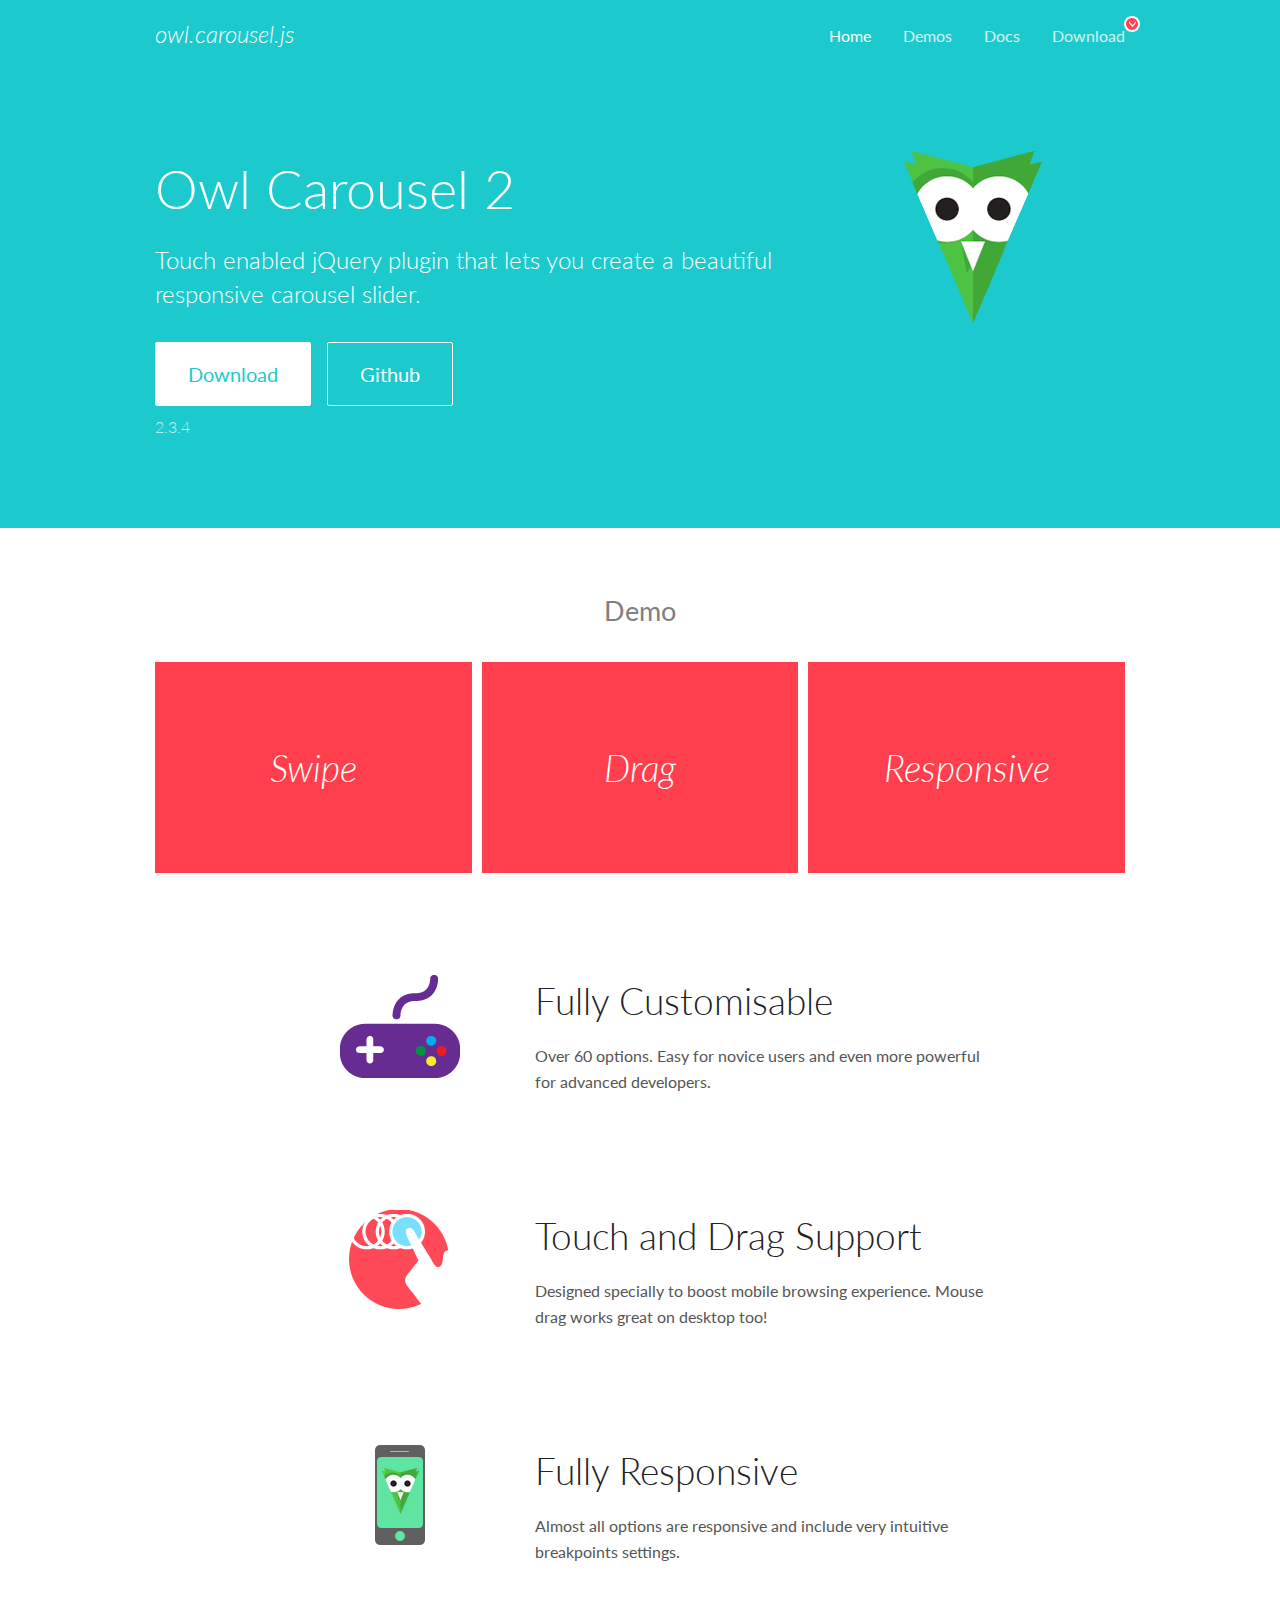
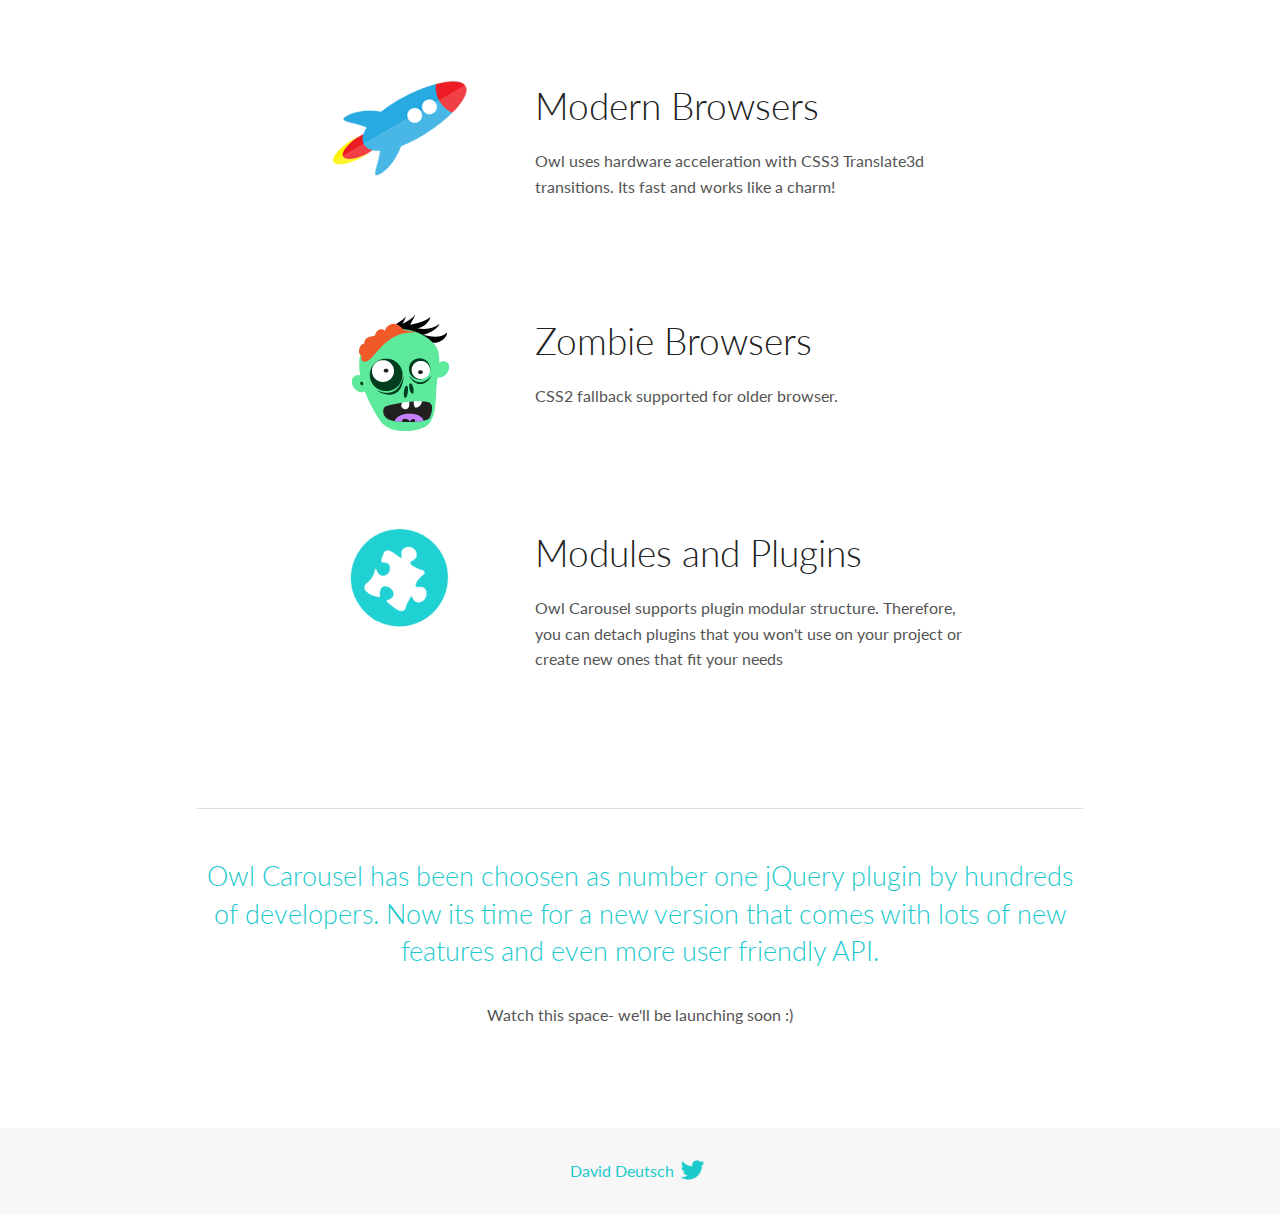
<file: owlcarousel/docs/index.html>
<!DOCTYPE html>
<html lang="en">
  <head>

    <!-- head -->
    <meta charset="utf-8">
    <meta name="msapplication-tap-highlight" content="no" />
    <meta name="viewport" content="width=device-width, initial-scale=1.0" />
    <meta name="description" content="Touch enabled jQuery plugin that lets you create beautiful responsive carousel slider.">
    <meta name="author" content="David Deutsch">
    <title>
      Home | Owl Carousel | 2.3.4
    </title>

    <!-- Stylesheets -->
    <link href='https://fonts.googleapis.com/css?family=Lato:300,400,700,400italic,300italic' rel='stylesheet' type='text/css'>
    <link rel="stylesheet" href="assets/css/docs.theme.min.css">

    <!-- Owl Stylesheets -->
    <link rel="stylesheet" href="assets/owlcarousel/assets/owl.carousel.min.css">
    <link rel="stylesheet" href="assets/owlcarousel/assets/owl.theme.default.min.css">

    <!-- HTML5 shim and Respond.js IE8 support of HTML5 elements and media queries -->

    <!--[if lt IE 9]>
      <script src="https://oss.maxcdn.com/libs/html5shiv/3.7.0/html5shiv.js"></script>
      <script src="https://oss.maxcdn.com/libs/respond.js/1.3.0/respond.min.js"></script>
    <![endif]-->

    <!-- Favicons -->
    <link rel="apple-touch-icon-precomposed" sizes="144x144" href="assets/ico/apple-touch-icon-144-precomposed.png">
    <link rel="shortcut icon" href="assets/ico/favicon.png">
    <link rel="shortcut icon" href="favicon.ico">

    <!-- Yeah i know js should not be in header. Its required for demos.-->

    <!-- javascript -->
    <script src="assets/vendors/jquery.min.js"></script>
    <script src="assets/owlcarousel/owl.carousel.js"></script>
  </head>
  <body>

    <!-- header -->
    <header class="header">
      <div class="row">
        <div class="large-12 columns">
          <div class="brand left">
            <h3>
              <a href="/OwlCarousel2/">owl.carousel.js</a> 
            </h3>
          </div>
          <a id="toggle-nav" class="right">
            <span></span> <span></span> <span></span> 
          </a> 
          <div class="nav-bar">
            <ul class="clearfix">
              <li class="active">
                <a href="/OwlCarousel2/index.html">Home</a> 
              </li>
              <li> <a href="/OwlCarousel2/demos/demos.html">Demos</a>  </li>
              <li> <a href="/OwlCarousel2/docs/started-welcome.html">Docs</a>  </li>
              <li>
                <a href="https://github.com/OwlCarousel2/OwlCarousel2/archive/2.3.4.zip">Download</a> 
                <span class="download"></span> 
              </li>
            </ul>
          </div>
        </div>
      </div>
    </header>

    <!-- home panel -->
    <section id="hero">
      <div class="row">
        <div class="large-8 medium-8 columns">
          <h1>Owl Carousel 2</h1>
          <h4>Touch enabled jQuery plugin that lets you create a beautiful responsive carousel slider.</h4>
          <a href="https://github.com/OwlCarousel2/OwlCarousel2/archive/2.3.4.zip" class="hero-button">Download</a> 
          <a href="https://github.com/OwlCarousel2/OwlCarousel2" class="hero-button outline">Github</a> 
          <p>2.3.4</p>
        </div>
        <div class="large-4 medium-4 columns">
          <img class="owl-logo" src="assets/img/owl-logo.png" alt="mr. Owl">
        </div>
      </div>
    </section>

    <!-- body -->
    <div class="home-demo">
      <div class="row">
        <div class="large-12 columns">
          <h3>Demo</h3>
          <div class="owl-carousel">
            <div class="item">
              <h2>Swipe</h2>
            </div>
            <div class="item">
              <h2>Drag</h2>
            </div>
            <div class="item">
              <h2>Responsive</h2>
            </div>
            <div class="item">
              <h2>CSS3</h2>
            </div>
            <div class="item">
              <h2>Fast</h2>
            </div>
            <div class="item">
              <h2>Easy</h2>
            </div>
            <div class="item">
              <h2>Free</h2>
            </div>
            <div class="item">
              <h2>Upgradable</h2>
            </div>
            <div class="item">
              <h2>Tons of options</h2>
            </div>
            <div class="item">
              <h2>Infinity</h2>
            </div>
            <div class="item">
              <h2>Auto Width</h2>
            </div>
          </div>
        </div>
      </div>
    </div>
    <script>
      var owl = $('.owl-carousel');
      owl.owlCarousel({
        margin: 10,
        loop: true,
        responsive: {
          0: {
            items: 1
          },
          600: {
            items: 2
          },
          1000: {
            items: 3
          }
        }
      })
    </script>

    <!-- features -->
    <div id="features">
      <div class="row">
        <div class="small-12 medium-9 small-centered columns">
          <section class="row feature">
            <div class="medium-4 small-12 columns">
              <img src="assets/img/feature-options.png" alt="">
            </div>
            <div class="medium-8 small-12 columns">
              <h2>Fully Customisable</h2>
              <p>Over 60 options. Easy for novice users and even more powerful for advanced developers.</p>
            </div>
          </section>
          <section class="row feature">
            <div class="medium-4 small-12 columns">
              <img src="assets/img/feature-drag.png" alt="">
            </div>
            <div class="medium-8 small-12 columns">
              <h2>Touch and Drag Support</h2>
              <p>Designed specially to boost mobile browsing experience. Mouse drag works great on desktop too!</p>
            </div>
          </section>
          <section class="row feature">
            <div class="medium-4 small-12 columns">
              <img src="assets/img/feature-responsive.png" alt="">
            </div>
            <div class="medium-8 small-12 columns">
              <h2>Fully Responsive</h2>
              <p>Almost all options are responsive and include very intuitive breakpoints settings.</p>
            </div>
          </section>
          <section class="row feature">
            <div class="medium-4 small-12 columns">
              <img src="assets/img/feature-modern.png" alt="">
            </div>
            <div class="medium-8 small-12 columns">
              <h2>Modern Browsers</h2>
              <p>Owl uses hardware acceleration with CSS3 Translate3d transitions. Its fast and works like a charm! </p>
            </div>
          </section>
          <section class="row feature">
            <div class="medium-4 small-12 columns">
              <img src="assets/img/feature-zombie.png" alt="">
            </div>
            <div class="medium-8 small-12 columns">
              <h2>Zombie Browsers</h2>
              <p>CSS2 fallback supported for older browser.</p>
            </div>
          </section>
          <section class="row feature">
            <div class="medium-4 small-12 columns">
              <img src="assets/img/feature-module.png" alt="">
            </div>
            <div class="medium-8 small-12 columns">
              <h2>Modules and Plugins</h2>
              <p>Owl Carousel supports plugin modular structure. Therefore, you can detach plugins that you won&#x27;t use on your project or create new ones that fit your needs</p>
            </div>
          </section>
        </div>
      </div>
    </div>

    <!-- footer -->
    <section id="teaser-text">
      <div class="row">
        <div class="small-12 medium-11 small-centered columns">
          <hr>
          <h3 id="owl-carousel-has-been-choosen-as-number-one-jquery-plugin-by-hundreds-of-developers-now-its-time-for-a-new-version-that-comes-with-lots-of-new-features-and-even-more-user-friendly-api-">Owl Carousel has been choosen as number one jQuery plugin by hundreds of developers. Now its time for a new version that comes with lots of new features and even more user friendly API.</h3>
          <p>Watch this space- we&#39;ll be launching soon :)</p>
        </div>
      </div>
    </section>

    <!-- footer -->
    <footer class="footer">
      <div class="row">
        <div class="large-12 columns">
          <h5>
            <a href="/OwlCarousel2/docs/support-contact.html">David Deutsch</a> 
            <a id="custom-tweet-button" href="https://twitter.com/share?url=https://github.com/OwlCarousel2/OwlCarousel2&text=Owl Carousel - This is so awesome! " target="_blank"></a> 
          </h5>
        </div>
      </div>
    </footer>

    <!-- vendors -->
    <script src="assets/vendors/highlight.js"></script>
    <script src="assets/js/app.js"></script>
  </body>
</html>
</file>
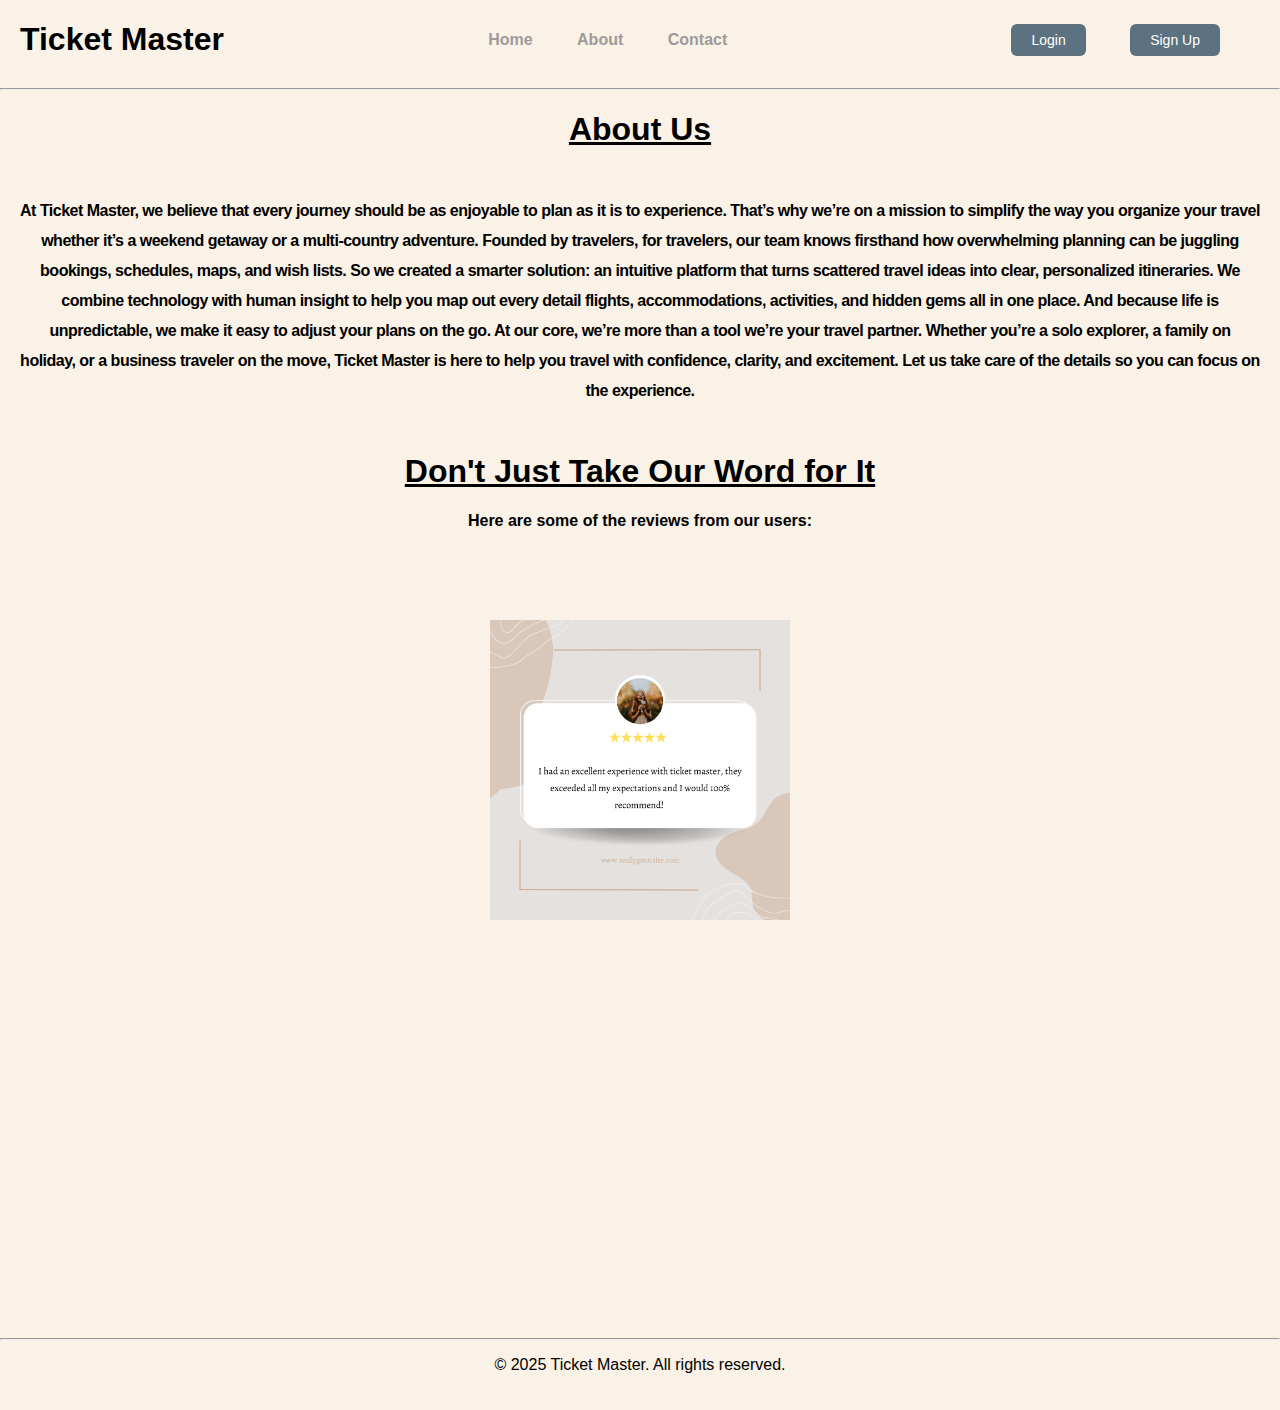
<file: About_Us.html>
<!DOCTYPE html>
<html lang="en">
<head>
    <meta charset="UTF-8">
    <meta name="viewport" content="width=device-width, initial-scale=1.0">
    <title>About Us</title>
    <!-- link to page icon -->
    <link rel="icon" href="media/LOGO.png">
    <!-- link to my external css file -->
    <link rel="stylesheet" href="styles.css"> 
    <!-- link for owl carousel -->
    <link rel="stylesheet" href="owlcarousel/dist/assets/owl.carousel.min.css">
    <link rel="stylesheet" href="owlcarousel/dist/assets/owl.theme.default.min.css">
</head>
<body class="aboutusbody">
    <nav class="loginnav navbar">
        <div class="logo">
            <h1>Ticket Master</h1>
        </div>
        <div class="navlinks">
            <a href="index.html" class="loginlink">Home</a>
            <a href="About_Us.html" target="_blank" class="loginlink">About</a>
            <a href="mailto:ekevictor84@gmail.com" class="loginlink">Contact</a>
        </div>
        <div class="loginbtn">
            <a href="login.html">Login</a>
            <a href="signup.html">Sign Up</a>
        </div>
    </nav>
    <hr>
    
    <main class="newmain">
        <div class="aboutus">
            <h1>About Us</h1>
        </div>
        <div class="lamba">
            <p>At Ticket Master, we believe that every journey should be as enjoyable to plan as it is to experience. That’s why
            we’re on a mission to simplify the way you organize your travel whether it’s a weekend getaway or a multi-country
            adventure.
            
            Founded by travelers, for travelers, our team knows firsthand how overwhelming planning can be juggling bookings,
            schedules, maps, and wish lists. So we created a smarter solution: an intuitive platform that turns scattered travel
            ideas into clear, personalized itineraries.
            
            We combine technology with human insight to help you map out every detail flights, accommodations, activities, and
            hidden gems all in one place. And because life is unpredictable, we make it easy to adjust your plans on the go.
            
            At our core, we’re more than a tool we’re your travel partner. Whether you’re a solo explorer, a family on holiday, or
            a business traveler on the move, Ticket Master is here to help you travel with confidence, clarity, and
            excitement.
            
            Let us take care of the details so you can focus on the experience.</p>
        </div>
        <div class="evidence">
            <h1>Don't Just Take Our Word for It</h1>
            <p>Here are some of the reviews from our users:</p>
        </div>
        <div class="owl-carousel owl-carousel2">
            <div class="item">
                <img class="specialimg" src="media/1.png" width="100%" alt="">
            </div>
            <div class="item">
                <img class="specialimg" src="media/2.png" width="100%" alt="">
            </div>
            <div class="item">
                <img class="specialimg" src="media/3.png" width="100%" alt="">
            </div>
            <div class="item">
                <img class="specialimg" src="media/4.png" width="100%" alt="">
            </div>
            <div class="item">
                <img class="specialimg" src="media/5.png" width="100%" alt="">
            </div>
            <div class="item">
                <img class="specialimg" src="media/6.png" width="100%" alt="">
            </div>
        </div>
        <footer>
            <hr>
            <p>&copy; 2025 Ticket Master. All rights reserved.</p>
        </footer>
    </main>
</body>
<!-- Link to owl carousel javascript file -->
<script src="owlcarousel/docs/assets/vendors/jquery.min.js"></script>
<script src="owlcarousel/dist/owl.carousel.min.js"></script>
<script>
    $(document).ready(function(){
        $(".owl-carousel").owlCarousel({
            items: 1,
            margin: 20,
            loop: true,
            autoplay: true,
            autoplayTimeout: 1500,
            autoplayHoverPause: true
        });
    });
</script>
</html>
</file>
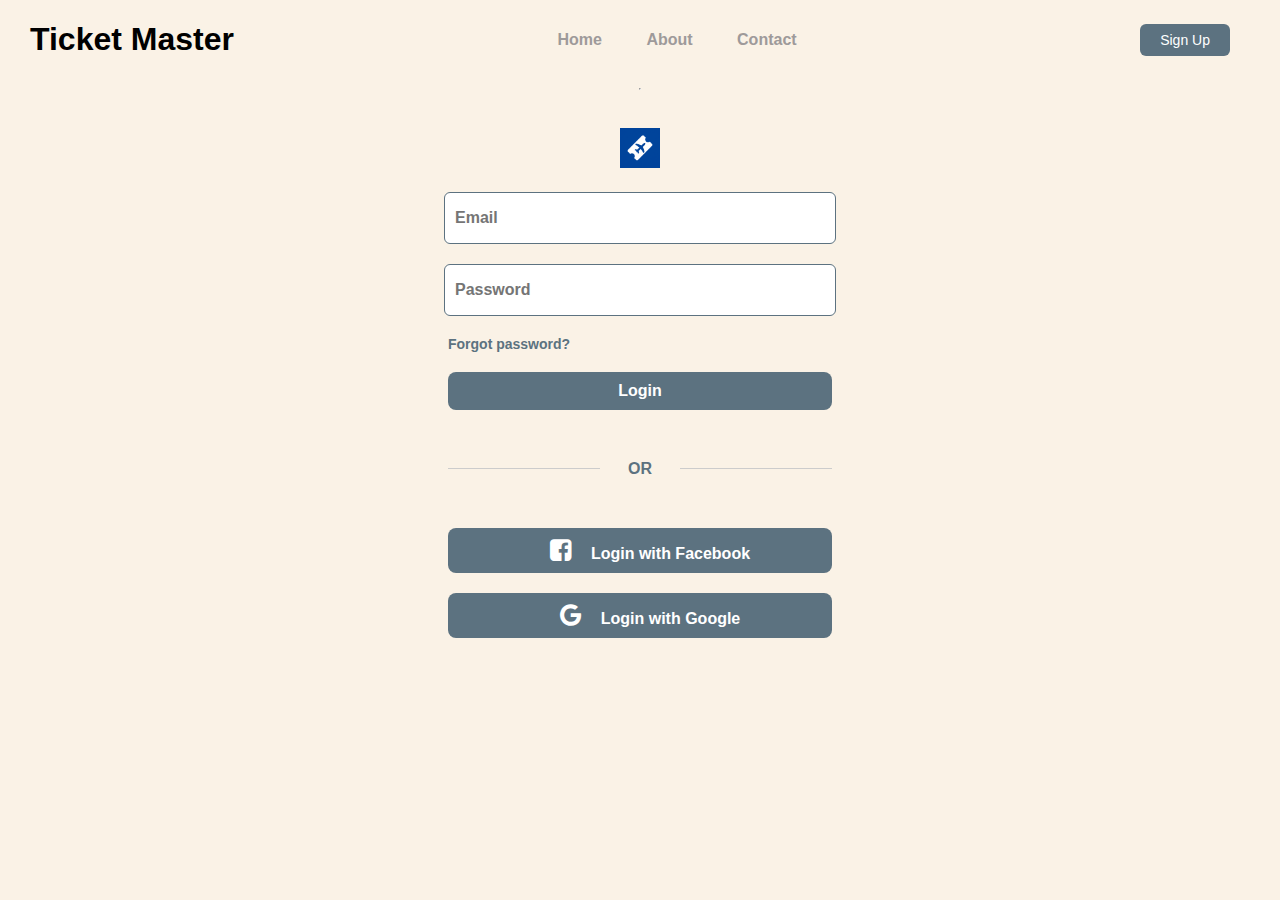
<file: login.html>
<!DOCTYPE html>
<html lang="en">
<head>
    <meta charset="UTF-8">
    <meta name="viewport" content="width=device-width, initial-scale=1.0">
    <title>Login</title>
    <!-- link to page icon -->
    <link rel="icon" href="media/LOGO.png">
    <!-- link to my external css file -->
    <link rel="stylesheet" href="styles.css">
    <!-- link for owl carousel -->
    <link rel="stylesheet" href="owlcarousel/dist/assets/owl.carousel.min.css">
    <link rel="stylesheet" href="owlcarousel/dist/assets/owl.theme.default.min.css">
    <!-- link for font awesome icons -->
    <link rel="stylesheet" href="font-awesome/css/font-awesome.min.css">
</head>
<body class="loginbody">
    <nav class="loginnav navbar">
        <div class="logo">
            <h1>Ticket Master</h1>
        </div>
        <div class="navlinks">
            <a href="index.html" class="loginlink">Home</a>
            <a href="About_Us.html" target="_blank" class="loginlink">About</a>
            <a href="mailto:ekevictor84@gmail.com" class="loginlink">Contact</a>
        </div>
        <div class="loginbtn">
            <!-- <a href="login.html">Login</a> -->
            <a href="signup.html">Sign Up</a>
        </div>
    </nav>
    <hr>
    <nav class="specialnav loginspecialnav">
        <div class="logo loginlogo" id="logoblock">
            <h1>Ticket Master</h1>
        </div>
        <div class="hamburgermenu loginham" id="hamburgericon">
            <i class="fa fa-bars hamburger" aria-hidden="true" id="hamMenu"></i>
        </div>
        <div class="navlinks2 hiddensignup">
            <div class="canceldiv">
                <h1>Ticket Master</h1>
                <i class="fa fa-times close" aria-hidden="true"></i>
            </div>
            <a href="index.html">Home <i class="fa fa-angle-right" aria-hidden="true"></i></a>
            <a href="About_Us.html" target="_blank">About <i class="fa fa-angle-right" aria-hidden="true"></i></a>
            <a href="mailto:ekevictor84@gmail.com">Contact <i class="fa fa-angle-right" aria-hidden="true"></i></a>
            <a href="login.html">Login <i class="fa fa-angle-right" aria-hidden="true"></i></a>
            <a href="signup.html">Sign Up <i class="fa fa-angle-right" aria-hidden="true"></i></a>
            <hr>
        </div>
    </nav>
    <div class="login">
        <div class="logtext">
            <!-- <h1>Login</h1> -->
            <img src="media/LOGO.png" alt="">
        </div>
        <form action="">
            <input type="email" placeholder="Email" required>
            <input type="password" placeholder="Password" required>
            <div class="forgotdiv">
                <a href="#">Forgot password?</a>
            </div>
            <button type="submit">Login</button>
            <div class="orcontainer">
                <div class="line"></div>
                <span>OR</span>
                <div class="line"></div>
            </div>
            <button><i class="fa fa-facebook-square" aria-hidden="true"></i>Login with Facebook</button>
            <button><i class="fa fa-google" aria-hidden="true"></i>Login with Google</button>
        </form>
    </div>
    <script>
        const hamburger = document.querySelector('.hamburger');
        const hiddensignup = document.querySelector('.hiddensignup');
        const hamburgericon = document.getElementById('hamburgericon');

            hamburger.addEventListener('click', () => {
                hiddensignup.classList.toggle('active');
                hamburgericon.style.display = 'none';
                document.getElementById('logoblock').style.display = 'none';
            });

            // Close the hamburger when clicked

            const close = document.querySelector('.close');
            close.addEventListener('click', () => {
                hiddensignup.classList.remove('active');
                hamburgericon.style.display = 'block';
                document.getElementById('logoblock').style.display = 'block';
            });
    </script>
</body>
</html>
</file>
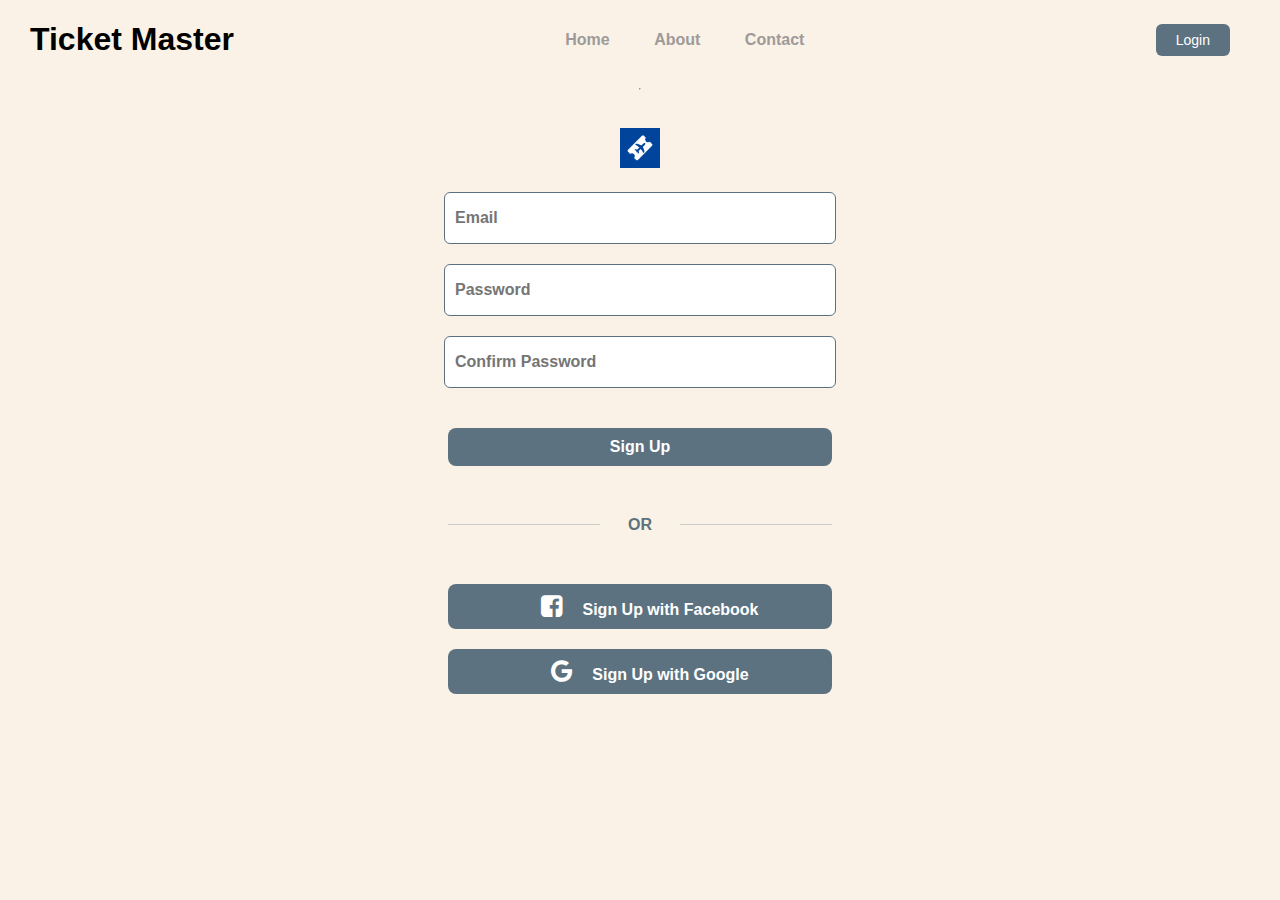
<file: signup.html>
<!DOCTYPE html>
<html lang="en">

<head>
    <meta charset="UTF-8">
    <meta name="viewport" content="width=device-width, initial-scale=1.0">
    <title>Signup</title>
    <!-- link to page icon -->
    <link rel="icon" href="media/LOGO.png">
    <!-- link to my external css file -->
    <link rel="stylesheet" href="styles.css">
    <!-- link for owl carousel -->
    <!-- link for font awesome icons -->
    <link rel="stylesheet" href="font-awesome/css/font-awesome.min.css">
</head>

<body class="loginbody">
    <nav class="loginnav navbar">
        <div class="logo">
            <h1>Ticket Master</h1>
        </div>
        <div class="navlinks">
            <a href="index.html" class="loginlink">Home</a>
            <a href="About_Us.html" target="_blank" class="loginlink">About</a>
            <a href="mailto:ekevictor84@gmail.com" class="loginlink">Contact</a>
        </div>
        <div class="loginbtn">
            <a href="login.html">Login</a>
            <!-- <a href="signup.html">Sign Up</a> -->
        </div>
    </nav>
    <hr>
    <nav class="specialnav loginspecialnav">
        <div class="logo loginlogo" id="logoblock">
            <h1>Ticket Master</h1>
        </div>
        <div class="hamburgermenu loginham" id="hamburgericon">
            <i class="fa fa-bars hamburger" aria-hidden="true" id="hamMenu"></i>
        </div>
        <div class="navlinks2 hiddensignup">
            <div class="canceldiv">
                <h1>Ticket Master</h1>
                <i class="fa fa-times close" aria-hidden="true"></i>
            </div>
            <a href="index.html">Home <i class="fa fa-angle-right" aria-hidden="true"></i></a>
            <a href="About_Us.html" target="_blank">About <i class="fa fa-angle-right" aria-hidden="true"></i></a>
            <a href="mailto:ekevictor84@gmail.com">Contact <i class="fa fa-angle-right" aria-hidden="true"></i></a>
            <a href="login.html">Login <i class="fa fa-angle-right" aria-hidden="true"></i></a>
            <a href="signup.html">Sign Up <i class="fa fa-angle-right" aria-hidden="true"></i></a>
            <hr>
        </div>
    </nav>
    <div class="login">
        <div class="logtext">
            <!-- <h1>Sign Up</h1> -->
             <img src="media/LOGO.png" alt="">
        </div>
        <form action="" id="signupform">
            <input type="email" placeholder="Email" required id="email">
            <input type="password" placeholder="Password" required id="firstpassword" >
            <input type="password" placeholder="Confirm Password" required id="secondpassword">
            <small id="alertmssg"></small>
            <button type="submit">Sign Up</button>
            <div class="orcontainer">
                <div class="line"></div>
                <span>OR</span>
                <div class="line"></div>
            </div>
            <button><i class="fa fa-facebook-square" aria-hidden="true"></i>Sign Up with Facebook</button>
            <button><i class="fa fa-google" aria-hidden="true"></i>Sign Up with Google</button>
        </form>
    </div>
    <script>
        const hamburger = document.querySelector('.hamburger');
        const hiddensignup = document.querySelector('.hiddensignup');
        const hamburgericon = document.getElementById('hamburgericon');

        hamburger.addEventListener('click', () => {
            hiddensignup.classList.toggle('active');
            hamburgericon.style.display = 'none';
            document.getElementById('logoblock').style.display = 'none';
        });

        // Close the hamburger when clicked

        const close = document.querySelector('.close');
        close.addEventListener('click', () => {
            hiddensignup.classList.remove('active');
            hamburgericon.style.display = 'block';
            document.getElementById('logoblock').style.display = 'block';
        });

        // Password validation
        const firstPassword = document.getElementById('firstpassword');
        const secondPassword = document.getElementById('secondpassword');
        const signupform = document.getElementById('signupform');
        const email = document.getElementById('email');
        const alertmssg0 = document.getElementById('alertmssg0');
        var check = false

        signupform.onsubmit = function(){
            // Prevent form submission for demonstration purposes
            event.preventDefault();

            // Check if passwords match
            if(firstPassword.value !== secondPassword.value) {
                document.getElementById('alertmssg').innerHTML = "Passwords do not match!";
                return false; // Prevent form submission
            } else {
                document.getElementById('alertmssg').innerHTML = "";
                alert("Sign Up Successful!"); // Simulate successful sign up
                return true; // Allow form submission
            }
        }
    </script>
</body>
</html>
</file>
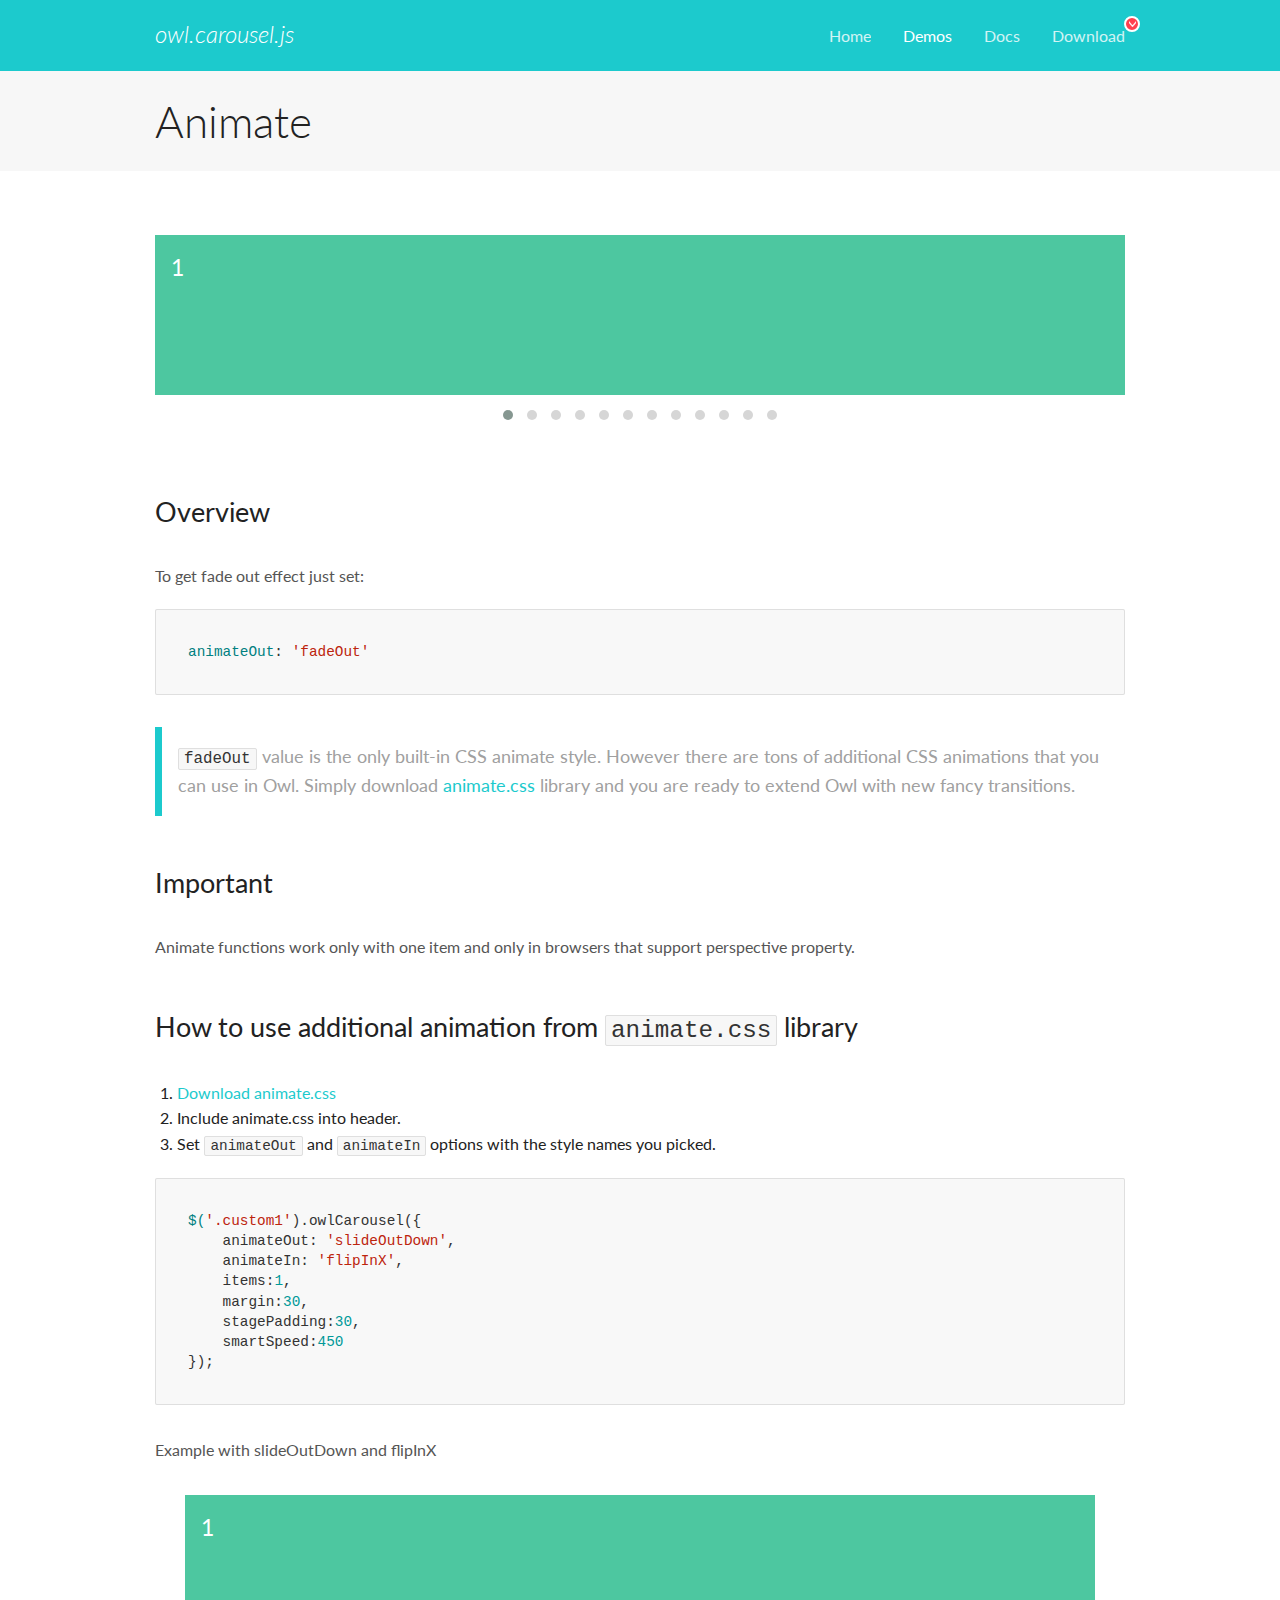
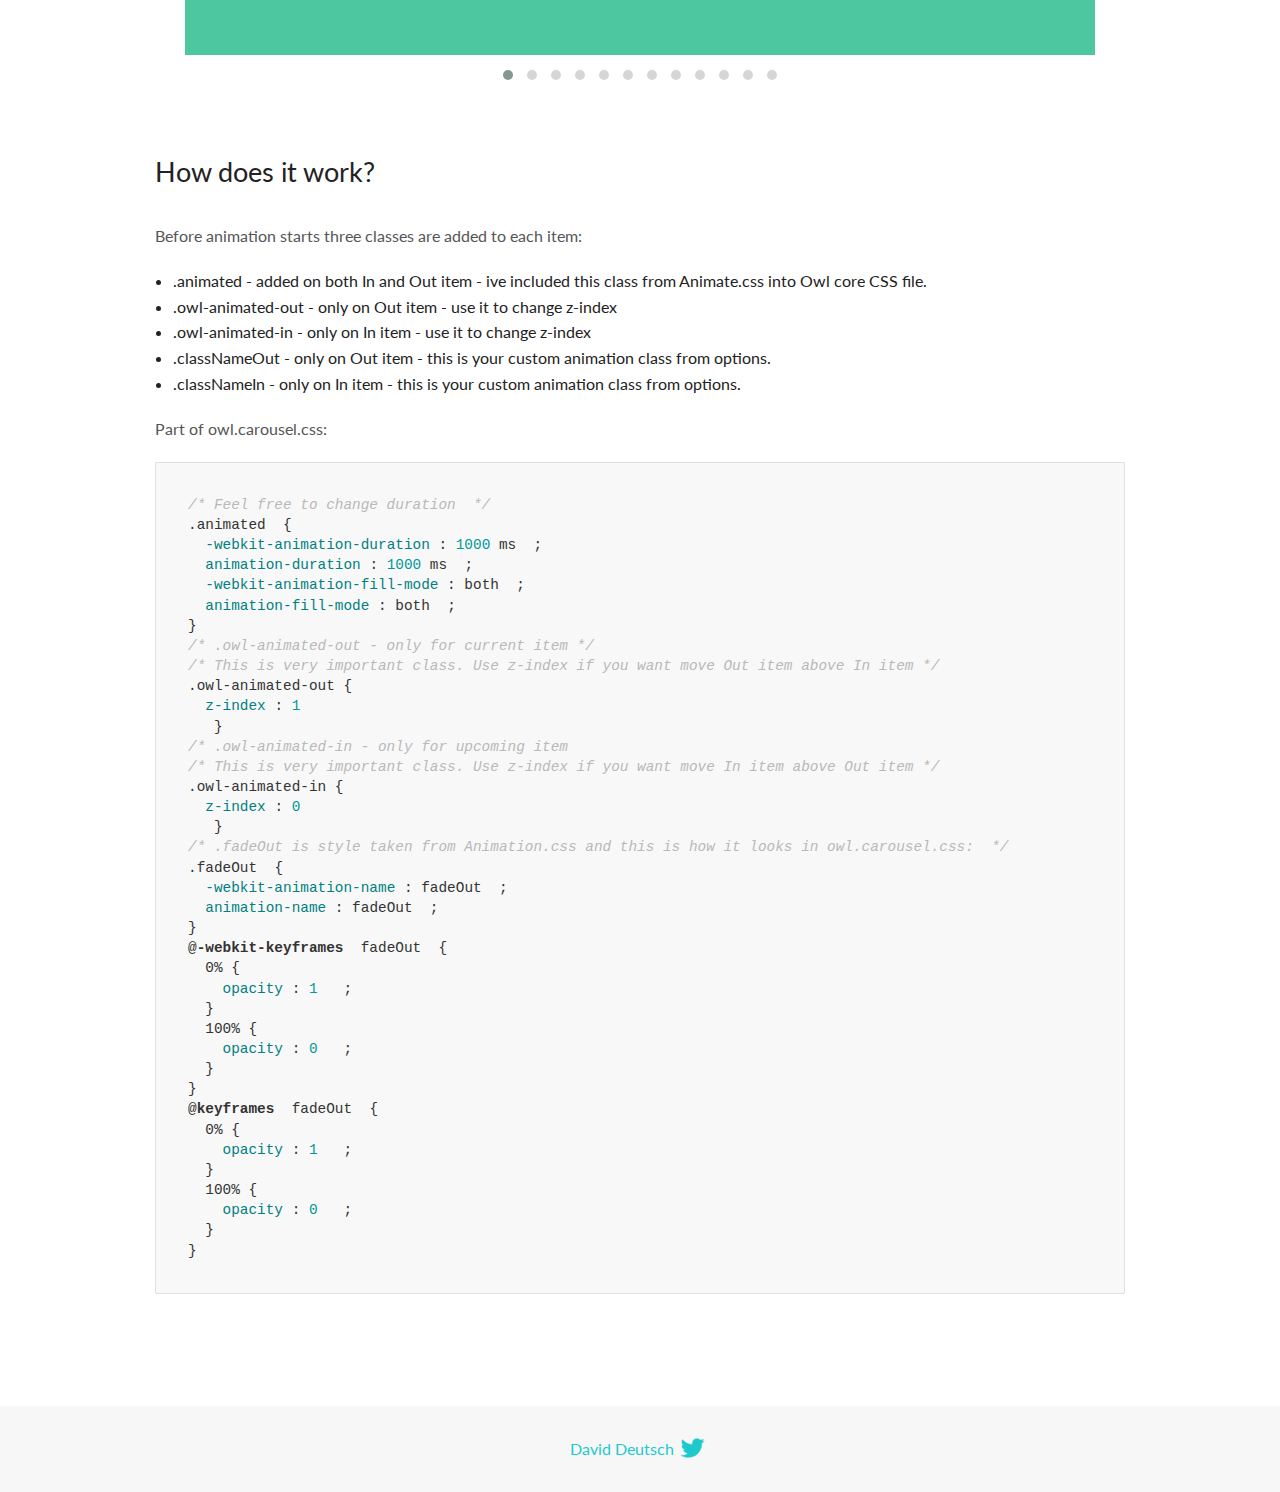
<file: owlcarousel/docs/demos/animate.html>
<!DOCTYPE html>
<html lang="en">
  <head>

    <!-- head -->
    <meta charset="utf-8">
    <meta name="msapplication-tap-highlight" content="no" />
    <meta name="viewport" content="width=device-width, initial-scale=1.0" />
    <meta name="description" content="Animate carousel">
    <meta name="author" content="David Deutsch">
    <title>
      Animate Demo | Owl Carousel | 2.3.4
    </title>

    <!-- Stylesheets -->
    <link href='https://fonts.googleapis.com/css?family=Lato:300,400,700,400italic,300italic' rel='stylesheet' type='text/css'>
    <link rel="stylesheet" href="../assets/css/docs.theme.min.css">

    <!-- Owl Stylesheets -->
    <link rel="stylesheet" href="../assets/owlcarousel/assets/owl.carousel.min.css">
    <link rel="stylesheet" href="../assets/owlcarousel/assets/owl.theme.default.min.css">

    <!-- HTML5 shim and Respond.js IE8 support of HTML5 elements and media queries -->

    <!--[if lt IE 9]>
      <script src="https://oss.maxcdn.com/libs/html5shiv/3.7.0/html5shiv.js"></script>
      <script src="https://oss.maxcdn.com/libs/respond.js/1.3.0/respond.min.js"></script>
    <![endif]-->

    <!-- Favicons -->
    <link rel="apple-touch-icon-precomposed" sizes="144x144" href="../assets/ico/apple-touch-icon-144-precomposed.png">
    <link rel="shortcut icon" href="../assets/ico/favicon.png">
    <link rel="shortcut icon" href="favicon.ico">

    <!-- Yeah i know js should not be in header. Its required for demos.-->

    <!-- javascript -->
    <script src="../assets/vendors/jquery.min.js"></script>
    <script src="../assets/owlcarousel/owl.carousel.js"></script>
  </head>
  <body>

    <!-- header -->
    <header class="header">
      <div class="row">
        <div class="large-12 columns">
          <div class="brand left">
            <h3>
              <a href="/OwlCarousel2/">owl.carousel.js</a> 
            </h3>
          </div>
          <a id="toggle-nav" class="right">
            <span></span> <span></span> <span></span> 
          </a> 
          <div class="nav-bar">
            <ul class="clearfix">
              <li> <a href="/OwlCarousel2/index.html">Home</a>  </li>
              <li class="active">
                <a href="/OwlCarousel2/demos/demos.html">Demos</a> 
              </li>
              <li> <a href="/OwlCarousel2/docs/started-welcome.html">Docs</a>  </li>
              <li>
                <a href="https://github.com/OwlCarousel2/OwlCarousel2/archive/2.3.4.zip">Download</a> 
                <span class="download"></span> 
              </li>
            </ul>
          </div>
        </div>
      </div>
    </header>

    <!-- title -->
    <section class="title">
      <div class="row">
        <div class="large-12 columns">
          <h1>Animate</h1>
        </div>
      </div>
    </section>

    <!--  Demos -->
    <section id="demos">
      <div class="row">
        <div class="large-12 columns">
          <div class="fadeOut owl-carousel owl-theme">
            <div class="item">
              <h4>1</h4>
            </div>
            <div class="item">
              <h4>2</h4>
            </div>
            <div class="item">
              <h4>3</h4>
            </div>
            <div class="item">
              <h4>4</h4>
            </div>
            <div class="item">
              <h4>5</h4>
            </div>
            <div class="item">
              <h4>6</h4>
            </div>
            <div class="item">
              <h4>7</h4>
            </div>
            <div class="item">
              <h4>8</h4>
            </div>
            <div class="item">
              <h4>9</h4>
            </div>
            <div class="item">
              <h4>10</h4>
            </div>
            <div class="item">
              <h4>11</h4>
            </div>
            <div class="item">
              <h4>12</h4>
            </div>
          </div>
          <h3 id="overview">Overview</h3>
          <p>To get fade out effect just set:</p>
          <pre><code>animateOut: &#39;fadeOut&#39;</code></pre>
          <blockquote>
            <p><code>fadeOut</code> value is the only built-in CSS animate style. However there are tons of additional CSS animations that you can use in Owl. Simply download
              <a href="https://daneden.github.io/animate.css/">animate.css</a>  library and you are ready to extend Owl with new fancy transitions.</p>
          </blockquote>
          <h3 id="important">Important</h3>
          <p>Animate functions work only with one item and only in browsers that support perspective property.</p>
          <h3 id="how-to-use-additional-animation-from-animate-css-library">How to use additional animation from <code>animate.css</code> library</h3>
          <ol>
            <li> <a href="https://daneden.github.io/animate.css/">Download animate.css</a>  </li>
            <li>Include animate.css into header.</li>
            <li>Set <code>animateOut</code> and <code>animateIn</code> options with the style names you picked.</li>
          </ol>
          <pre><code>$(&#39;.custom1&#39;).owlCarousel({
    animateOut: &#39;slideOutDown&#39;,
    animateIn: &#39;flipInX&#39;,
    items:1,
    margin:30,
    stagePadding:30,
    smartSpeed:450
});</code></pre>
          <p>Example with slideOutDown and flipInX</p>
          <div class="custom1 owl-carousel owl-theme">
            <div class="item">
              <h4>1</h4>
            </div>
            <div class="item">
              <h4>2</h4>
            </div>
            <div class="item">
              <h4>3</h4>
            </div>
            <div class="item">
              <h4>4</h4>
            </div>
            <div class="item">
              <h4>5</h4>
            </div>
            <div class="item">
              <h4>6</h4>
            </div>
            <div class="item">
              <h4>7</h4>
            </div>
            <div class="item">
              <h4>8</h4>
            </div>
            <div class="item">
              <h4>9</h4>
            </div>
            <div class="item">
              <h4>10</h4>
            </div>
            <div class="item">
              <h4>11</h4>
            </div>
            <div class="item">
              <h4>12</h4>
            </div>
          </div>
          <h3 id="how-does-it-work-">How does it work?</h3>
          <p>Before animation starts three classes are added to each item:</p>
          <ul>
            <li>.animated - added on both In and Out item - ive included this class from Animate.css into Owl core CSS file.</li>
            <li>.owl-animated-out - only on Out item - use it to change z-index</li>
            <li>.owl-animated-in - only on In item - use it to change z-index</li>
            <li>.classNameOut - only on Out item - this is your custom animation class from options.</li>
            <li>.classNameIn - only on In item - this is your custom animation class from options.</li>
          </ul>
          <p>Part of owl.carousel.css:</p>
          <pre><code class="language-css"><span class="comment">/* Feel free to change duration  */</span> 
<span class="class">.animated</span>  <span class="rules">{
  <span class="rule"><span class="attribute">-webkit-animation-duration</span> :<span class="value"> <span class="number">1000</span> ms</span> </span> ;
  <span class="rule"><span class="attribute">animation-duration</span> :<span class="value"> <span class="number">1000</span> ms</span> </span> ;
  <span class="rule"><span class="attribute">-webkit-animation-fill-mode</span> :<span class="value"> both</span> </span> ;
  <span class="rule"><span class="attribute">animation-fill-mode</span> :<span class="value"> both</span> </span> ;
<span class="rule">}</span> </span> 
<span class="comment">/* .owl-animated-out - only for current item */</span> 
<span class="comment">/* This is very important class. Use z-index if you want move Out item above In item */</span> 
<span class="class">.owl-animated-out</span> <span class="rules">{
  <span class="rule"><span class="attribute">z-index</span> :<span class="value"> <span class="number">1</span> 
</span> </span> </span> }
<span class="comment">/* .owl-animated-in - only for upcoming item
/* This is very important class. Use z-index if you want move In item above Out item */</span> 
<span class="class">.owl-animated-in</span> <span class="rules">{
  <span class="rule"><span class="attribute">z-index</span> :<span class="value"> <span class="number">0</span> 
</span> </span> </span> }
<span class="comment">/* .fadeOut is style taken from Animation.css and this is how it looks in owl.carousel.css:  */</span> 
<span class="class">.fadeOut</span>  <span class="rules">{
  <span class="rule"><span class="attribute">-webkit-animation-name</span> :<span class="value"> fadeOut</span> </span> ;
  <span class="rule"><span class="attribute">animation-name</span> :<span class="value"> fadeOut</span> </span> ;
<span class="rule">}</span> </span> 
<span class="at_rule">@<span class="keyword">-webkit-keyframes</span>  fadeOut </span> {
  0% <span class="rules">{
    <span class="rule"><span class="attribute">opacity</span> :<span class="value"> <span class="number">1</span> </span> </span> ;
  <span class="rule">}</span> </span> 
  100% <span class="rules">{
    <span class="rule"><span class="attribute">opacity</span> :<span class="value"> <span class="number">0</span> </span> </span> ;
  <span class="rule">}</span> </span> 
}
<span class="at_rule">@<span class="keyword">keyframes</span>  fadeOut </span> {
  0% <span class="rules">{
    <span class="rule"><span class="attribute">opacity</span> :<span class="value"> <span class="number">1</span> </span> </span> ;
  <span class="rule">}</span> </span> 
  100% <span class="rules">{
    <span class="rule"><span class="attribute">opacity</span> :<span class="value"> <span class="number">0</span> </span> </span> ;
  <span class="rule">}</span> </span> 
}</code></pre>
          <link rel="stylesheet" href="../assets/css/animate.css">
          <script>
            jQuery(document).ready(function($) {
              $('.fadeOut').owlCarousel({
                items: 1,
                animateOut: 'fadeOut',
                loop: true,
                margin: 10,
              });
              $('.custom1').owlCarousel({
                animateOut: 'slideOutDown',
                animateIn: 'flipInX',
                items: 1,
                margin: 30,
                stagePadding: 30,
                smartSpeed: 450
              });
            });
          </script>
        </div>
      </div>
    </section>

    <!-- footer -->
    <footer class="footer">
      <div class="row">
        <div class="large-12 columns">
          <h5>
            <a href="/OwlCarousel2/docs/support-contact.html">David Deutsch</a> 
            <a id="custom-tweet-button" href="https://twitter.com/share?url=https://github.com/OwlCarousel2/OwlCarousel2&text=Owl Carousel - This is so awesome! " target="_blank"></a> 
          </h5>
        </div>
      </div>
    </footer>

    <!-- vendors -->
    <script src="../assets/vendors/highlight.js"></script>
    <script src="../assets/js/app.js"></script>
  </body>
</html>
</file>
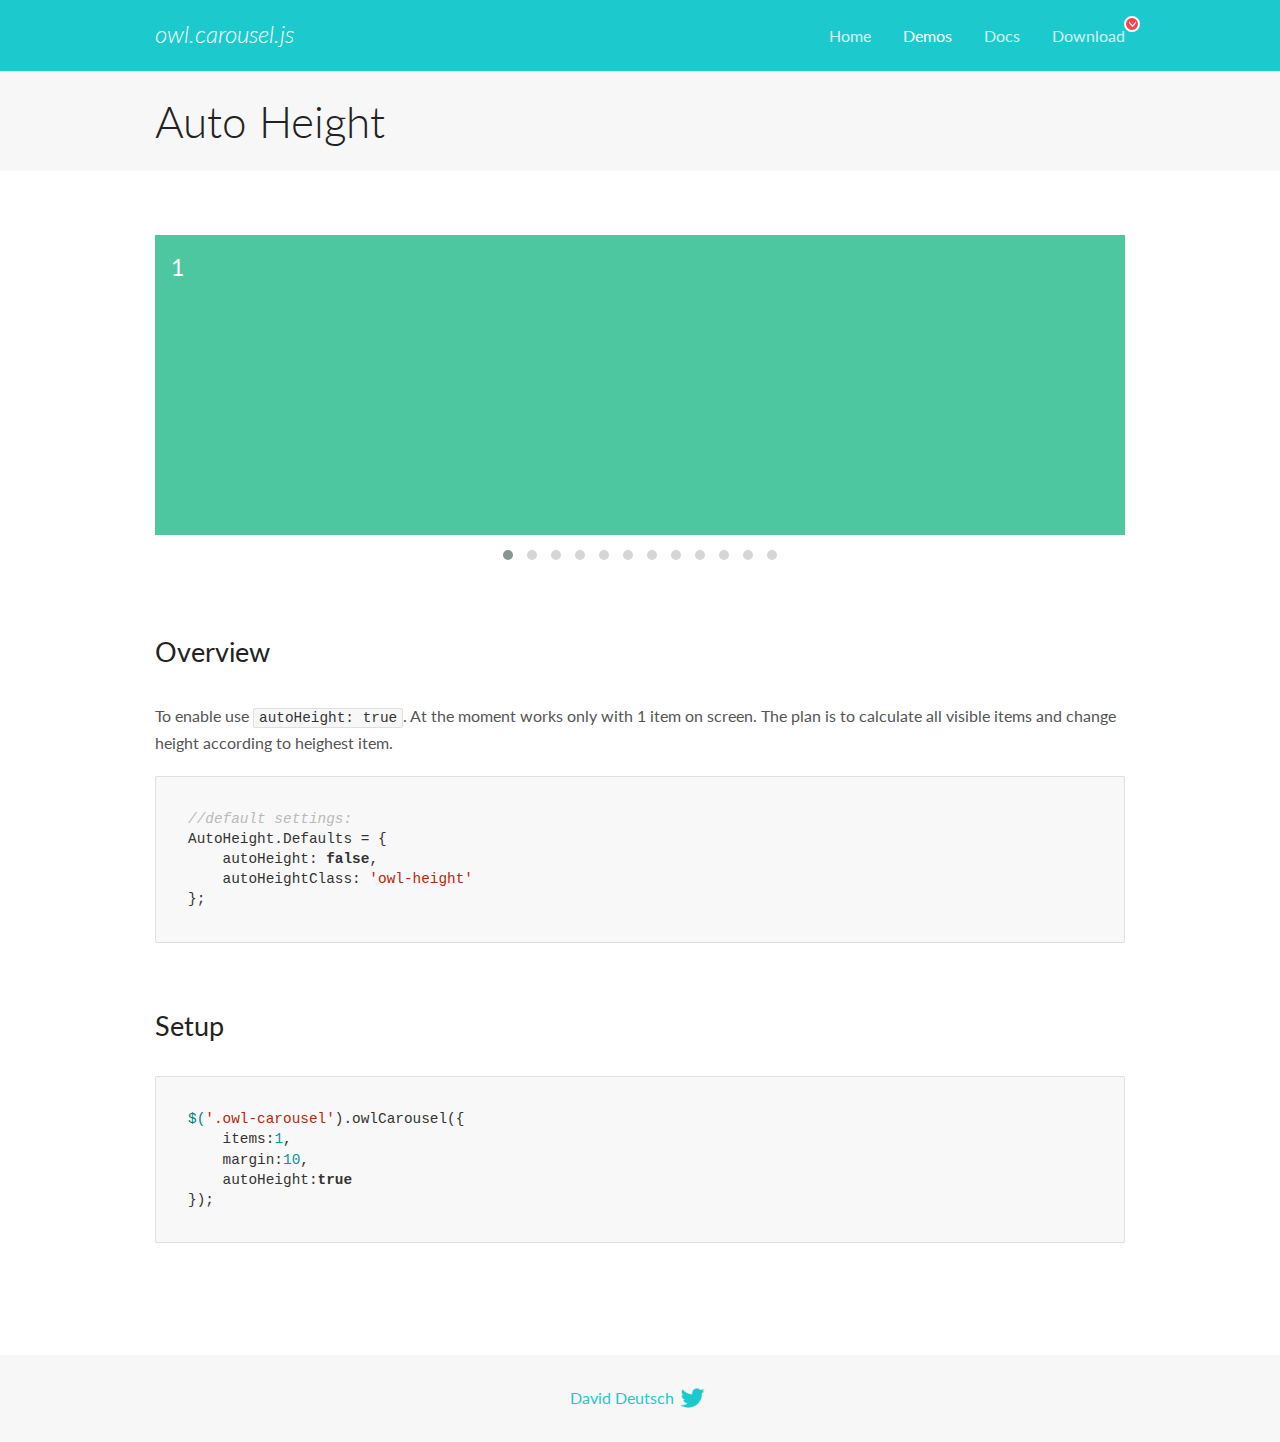
<file: owlcarousel/docs/demos/autoheight.html>
<!DOCTYPE html>
<html lang="en">
  <head>

    <!-- head -->
    <meta charset="utf-8">
    <meta name="msapplication-tap-highlight" content="no" />
    <meta name="viewport" content="width=device-width, initial-scale=1.0" />
    <meta name="description" content="autoHeight usage demo">
    <meta name="author" content="David Deutsch">
    <title>
      Auto Height Demo | Owl Carousel | 2.3.4
    </title>

    <!-- Stylesheets -->
    <link href='https://fonts.googleapis.com/css?family=Lato:300,400,700,400italic,300italic' rel='stylesheet' type='text/css'>
    <link rel="stylesheet" href="../assets/css/docs.theme.min.css">

    <!-- Owl Stylesheets -->
    <link rel="stylesheet" href="../assets/owlcarousel/assets/owl.carousel.min.css">
    <link rel="stylesheet" href="../assets/owlcarousel/assets/owl.theme.default.min.css">

    <!-- HTML5 shim and Respond.js IE8 support of HTML5 elements and media queries -->

    <!--[if lt IE 9]>
      <script src="https://oss.maxcdn.com/libs/html5shiv/3.7.0/html5shiv.js"></script>
      <script src="https://oss.maxcdn.com/libs/respond.js/1.3.0/respond.min.js"></script>
    <![endif]-->

    <!-- Favicons -->
    <link rel="apple-touch-icon-precomposed" sizes="144x144" href="../assets/ico/apple-touch-icon-144-precomposed.png">
    <link rel="shortcut icon" href="../assets/ico/favicon.png">
    <link rel="shortcut icon" href="favicon.ico">

    <!-- Yeah i know js should not be in header. Its required for demos.-->

    <!-- javascript -->
    <script src="../assets/vendors/jquery.min.js"></script>
    <script src="../assets/owlcarousel/owl.carousel.js"></script>
  </head>
  <body>

    <!-- header -->
    <header class="header">
      <div class="row">
        <div class="large-12 columns">
          <div class="brand left">
            <h3>
              <a href="/OwlCarousel2/">owl.carousel.js</a> 
            </h3>
          </div>
          <a id="toggle-nav" class="right">
            <span></span> <span></span> <span></span> 
          </a> 
          <div class="nav-bar">
            <ul class="clearfix">
              <li> <a href="/OwlCarousel2/index.html">Home</a>  </li>
              <li class="active">
                <a href="/OwlCarousel2/demos/demos.html">Demos</a> 
              </li>
              <li> <a href="/OwlCarousel2/docs/started-welcome.html">Docs</a>  </li>
              <li>
                <a href="https://github.com/OwlCarousel2/OwlCarousel2/archive/2.3.4.zip">Download</a> 
                <span class="download"></span> 
              </li>
            </ul>
          </div>
        </div>
      </div>
    </header>

    <!-- title -->
    <section class="title">
      <div class="row">
        <div class="large-12 columns">
          <h1>Auto Height</h1>
        </div>
      </div>
    </section>

    <!--  Demos -->
    <section id="demos">
      <div class="row">
        <div class="large-12 columns">
          <div class="owl-carousel owl-theme">
            <div class="item" style="height:300px">
              <h4>1</h4>
            </div>
            <div class="item" style="height:100px">
              <h4>2</h4>
            </div>
            <div class="item" style="height:500px">
              <h4>3</h4>
            </div>
            <div class="item" style="height:250px">
              <h4>4</h4>
            </div>
            <div class="item" style="height:400px">
              <h4>5</h4>
            </div>
            <div class="item" style="height:500px">
              <h4>6</h4>
            </div>
            <div class="item" style="height:600px">
              <h4>7</h4>
            </div>
            <div class="item" style="height:400px">
              <h4>8</h4>
            </div>
            <div class="item" style="height:300px">
              <h4>9</h4>
            </div>
            <div class="item" style="height:350px">
              <h4>10</h4>
            </div>
            <div class="item" style="height:200px">
              <h4>11</h4>
            </div>
            <div class="item" style="height:150px">
              <h4>12</h4>
            </div>
          </div>
          <h3 id="overview">Overview</h3>
          <p>To enable use <code>autoHeight: true</code>. At the moment works only with 1 item on screen. The plan is to calculate all visible items and change height according to heighest item.</p>
          <pre><code>//default settings:
AutoHeight.Defaults = {
    autoHeight: false,
    autoHeightClass: &#39;owl-height&#39;
};</code></pre>
          <h3 id="setup">Setup</h3>
          <pre><code>$(&#39;.owl-carousel&#39;).owlCarousel({
    items:1,
    margin:10,
    autoHeight:true
});</code></pre>
          <script>
            $(document).ready(function() {
              $('.owl-carousel').owlCarousel({
                items: 1,
                margin: 10,
                autoHeight: true
              });
            })
          </script>
        </div>
      </div>
    </section>

    <!-- footer -->
    <footer class="footer">
      <div class="row">
        <div class="large-12 columns">
          <h5>
            <a href="/OwlCarousel2/docs/support-contact.html">David Deutsch</a> 
            <a id="custom-tweet-button" href="https://twitter.com/share?url=https://github.com/OwlCarousel2/OwlCarousel2&text=Owl Carousel - This is so awesome! " target="_blank"></a> 
          </h5>
        </div>
      </div>
    </footer>

    <!-- vendors -->
    <script src="../assets/vendors/highlight.js"></script>
    <script src="../assets/js/app.js"></script>
  </body>
</html>
</file>
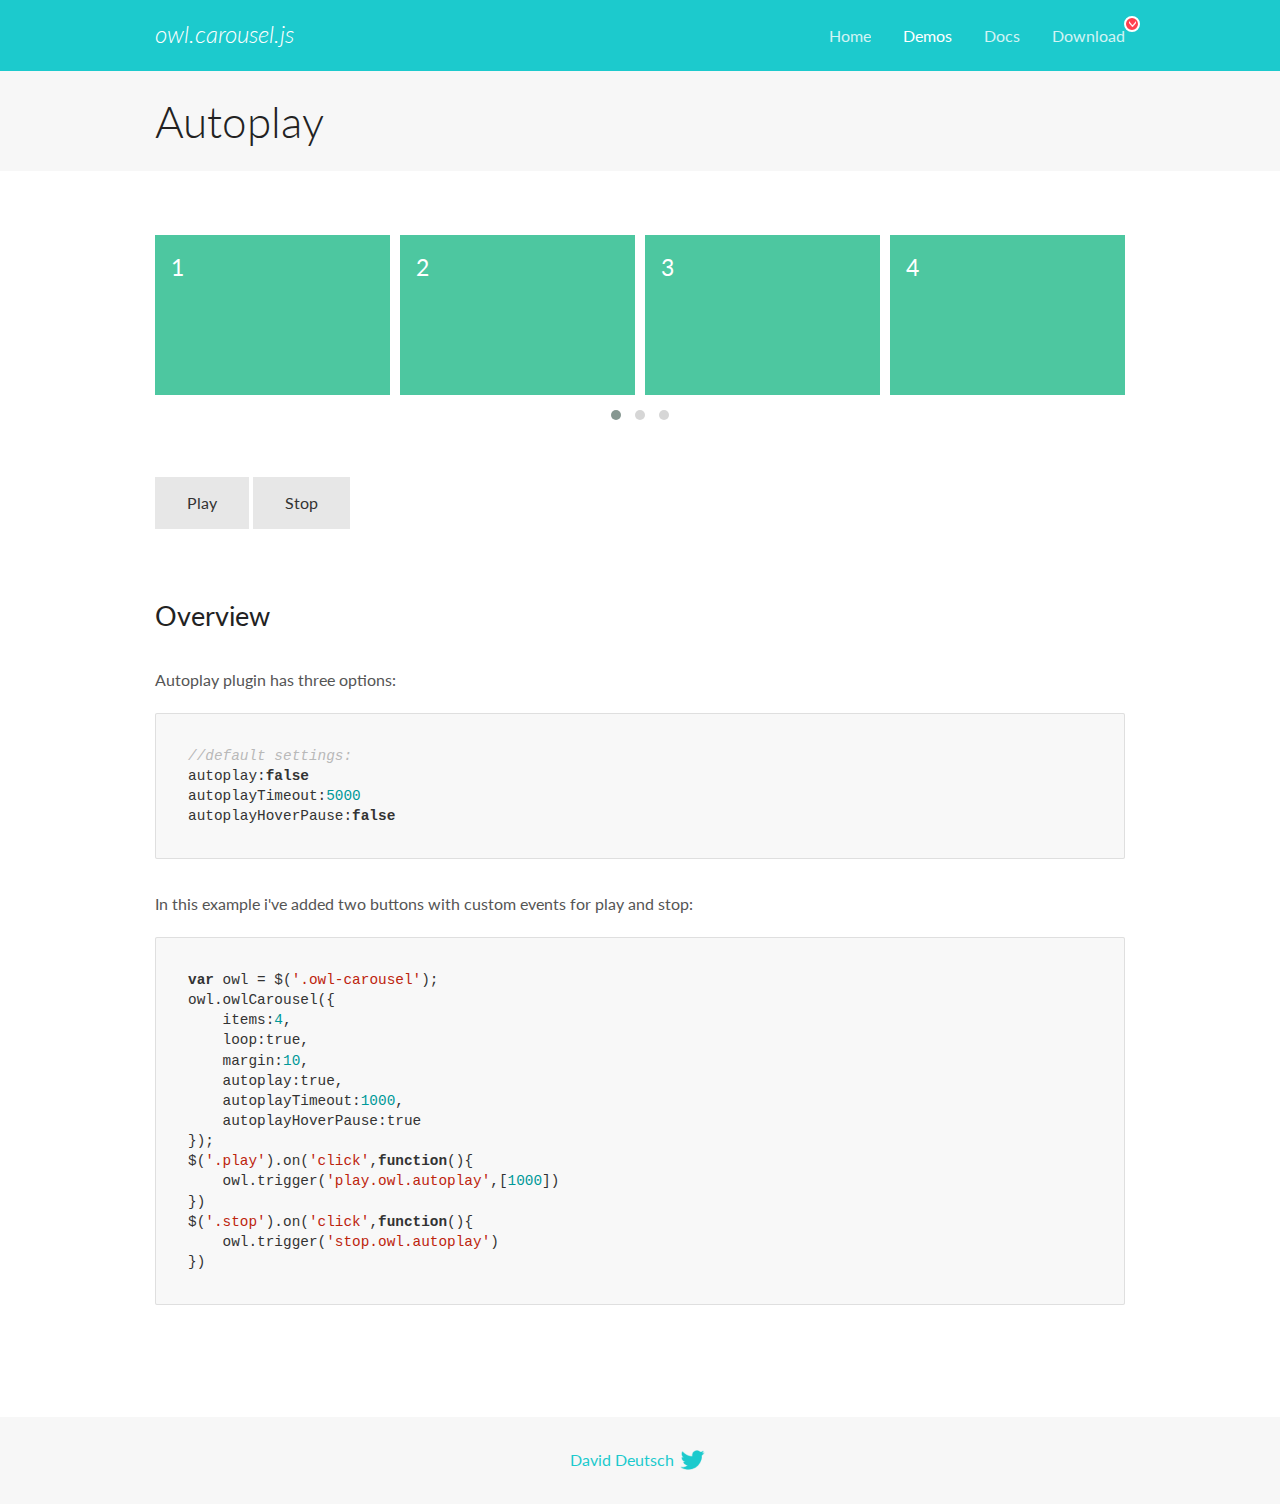
<file: owlcarousel/docs/demos/autoplay.html>
<!DOCTYPE html>
<html lang="en">
  <head>

    <!-- head -->
    <meta charset="utf-8">
    <meta name="msapplication-tap-highlight" content="no" />
    <meta name="viewport" content="width=device-width, initial-scale=1.0" />
    <meta name="description" content="Autoplay usage demo">
    <meta name="author" content="David Deutsch">
    <title>
      Autoplay Demo | Owl Carousel | 2.3.4
    </title>

    <!-- Stylesheets -->
    <link href='https://fonts.googleapis.com/css?family=Lato:300,400,700,400italic,300italic' rel='stylesheet' type='text/css'>
    <link rel="stylesheet" href="../assets/css/docs.theme.min.css">

    <!-- Owl Stylesheets -->
    <link rel="stylesheet" href="../assets/owlcarousel/assets/owl.carousel.min.css">
    <link rel="stylesheet" href="../assets/owlcarousel/assets/owl.theme.default.min.css">

    <!-- HTML5 shim and Respond.js IE8 support of HTML5 elements and media queries -->

    <!--[if lt IE 9]>
      <script src="https://oss.maxcdn.com/libs/html5shiv/3.7.0/html5shiv.js"></script>
      <script src="https://oss.maxcdn.com/libs/respond.js/1.3.0/respond.min.js"></script>
    <![endif]-->

    <!-- Favicons -->
    <link rel="apple-touch-icon-precomposed" sizes="144x144" href="../assets/ico/apple-touch-icon-144-precomposed.png">
    <link rel="shortcut icon" href="../assets/ico/favicon.png">
    <link rel="shortcut icon" href="favicon.ico">

    <!-- Yeah i know js should not be in header. Its required for demos.-->

    <!-- javascript -->
    <script src="../assets/vendors/jquery.min.js"></script>
    <script src="../assets/owlcarousel/owl.carousel.js"></script>
  </head>
  <body>

    <!-- header -->
    <header class="header">
      <div class="row">
        <div class="large-12 columns">
          <div class="brand left">
            <h3>
              <a href="/OwlCarousel2/">owl.carousel.js</a> 
            </h3>
          </div>
          <a id="toggle-nav" class="right">
            <span></span> <span></span> <span></span> 
          </a> 
          <div class="nav-bar">
            <ul class="clearfix">
              <li> <a href="/OwlCarousel2/index.html">Home</a>  </li>
              <li class="active">
                <a href="/OwlCarousel2/demos/demos.html">Demos</a> 
              </li>
              <li> <a href="/OwlCarousel2/docs/started-welcome.html">Docs</a>  </li>
              <li>
                <a href="https://github.com/OwlCarousel2/OwlCarousel2/archive/2.3.4.zip">Download</a> 
                <span class="download"></span> 
              </li>
            </ul>
          </div>
        </div>
      </div>
    </header>

    <!-- title -->
    <section class="title">
      <div class="row">
        <div class="large-12 columns">
          <h1>Autoplay</h1>
        </div>
      </div>
    </section>

    <!--  Demos -->
    <section id="demos">
      <div class="row">
        <div class="large-12 columns">
          <div class="owl-carousel owl-theme">
            <div class="item">
              <h4>1</h4>
            </div>
            <div class="item">
              <h4>2</h4>
            </div>
            <div class="item">
              <h4>3</h4>
            </div>
            <div class="item">
              <h4>4</h4>
            </div>
            <div class="item">
              <h4>5</h4>
            </div>
            <div class="item">
              <h4>6</h4>
            </div>
            <div class="item">
              <h4>7</h4>
            </div>
            <div class="item">
              <h4>8</h4>
            </div>
            <div class="item">
              <h4>9</h4>
            </div>
            <div class="item">
              <h4>10</h4>
            </div>
            <div class="item">
              <h4>11</h4>
            </div>
            <div class="item">
              <h4>12</h4>
            </div>
          </div>
          <a class="button secondary play">Play</a> 
          <a class="button secondary stop">Stop</a> 
          <h3 id="overview">Overview</h3>
          <p>Autoplay plugin has three options:</p>
          <pre><code>//default settings:
autoplay:false
autoplayTimeout:5000
autoplayHoverPause:false</code></pre>
          <p>In this example i&#39;ve added two buttons with custom events for play and stop:</p>
          <pre><code>var owl = $(&#39;.owl-carousel&#39;);
owl.owlCarousel({
    items:4,
    loop:true,
    margin:10,
    autoplay:true,
    autoplayTimeout:1000,
    autoplayHoverPause:true
});
$(&#39;.play&#39;).on(&#39;click&#39;,function(){
    owl.trigger(&#39;play.owl.autoplay&#39;,[1000])
})
$(&#39;.stop&#39;).on(&#39;click&#39;,function(){
    owl.trigger(&#39;stop.owl.autoplay&#39;)
})</code></pre>
          <script>
            $(document).ready(function() {
              var owl = $('.owl-carousel');
              owl.owlCarousel({
                items: 4,
                loop: true,
                margin: 10,
                autoplay: true,
                autoplayTimeout: 1000,
                autoplayHoverPause: true
              });
              $('.play').on('click', function() {
                owl.trigger('play.owl.autoplay', [1000])
              })
              $('.stop').on('click', function() {
                owl.trigger('stop.owl.autoplay')
              })
            })
          </script>
        </div>
      </div>
    </section>

    <!-- footer -->
    <footer class="footer">
      <div class="row">
        <div class="large-12 columns">
          <h5>
            <a href="/OwlCarousel2/docs/support-contact.html">David Deutsch</a> 
            <a id="custom-tweet-button" href="https://twitter.com/share?url=https://github.com/OwlCarousel2/OwlCarousel2&text=Owl Carousel - This is so awesome! " target="_blank"></a> 
          </h5>
        </div>
      </div>
    </footer>

    <!-- vendors -->
    <script src="../assets/vendors/highlight.js"></script>
    <script src="../assets/js/app.js"></script>
  </body>
</html>
</file>
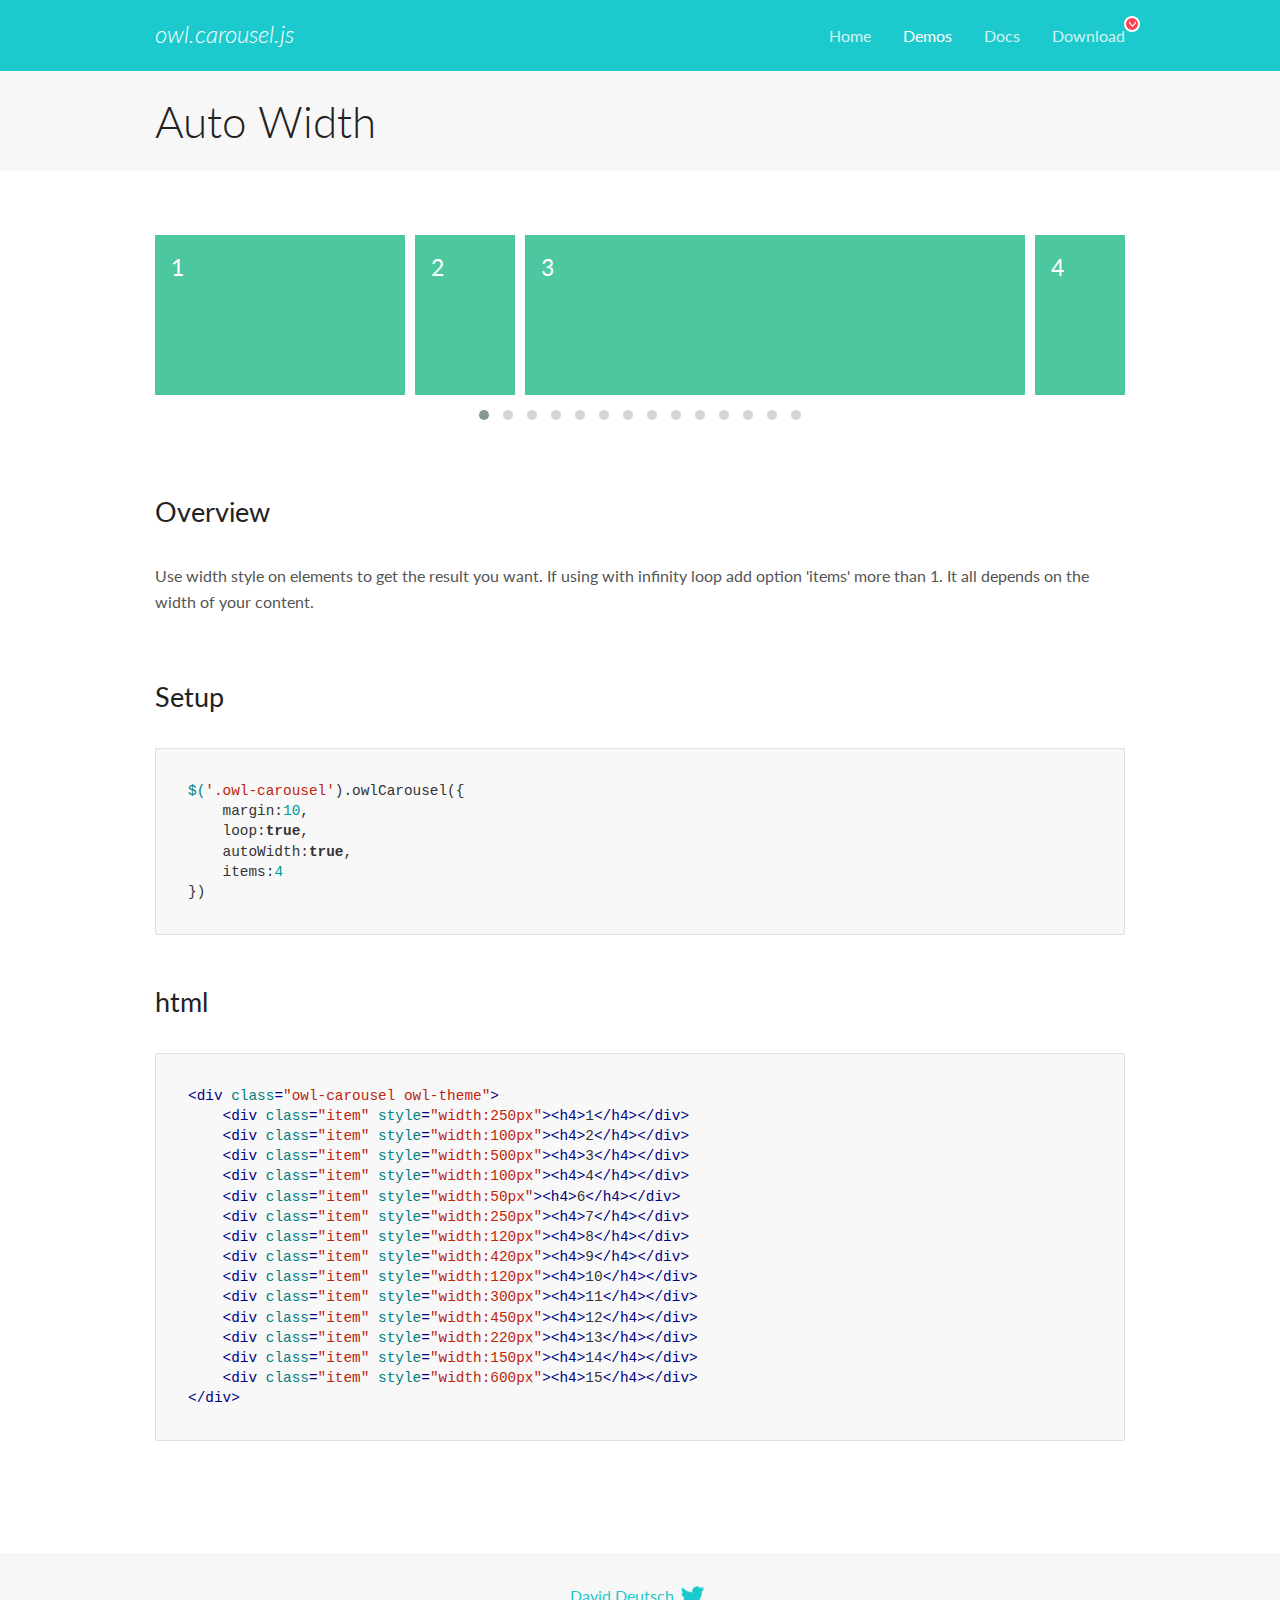
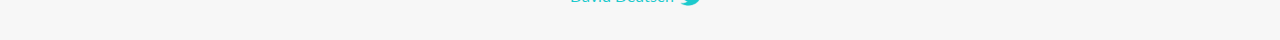
<file: owlcarousel/docs/demos/autowidth.html>
<!DOCTYPE html>
<html lang="en">
  <head>

    <!-- head -->
    <meta charset="utf-8">
    <meta name="msapplication-tap-highlight" content="no" />
    <meta name="viewport" content="width=device-width, initial-scale=1.0" />
    <meta name="description" content="Auto Width">
    <meta name="author" content="David Deutsch">
    <title>
      Auto Width Demo | Owl Carousel | 2.3.4
    </title>

    <!-- Stylesheets -->
    <link href='https://fonts.googleapis.com/css?family=Lato:300,400,700,400italic,300italic' rel='stylesheet' type='text/css'>
    <link rel="stylesheet" href="../assets/css/docs.theme.min.css">

    <!-- Owl Stylesheets -->
    <link rel="stylesheet" href="../assets/owlcarousel/assets/owl.carousel.min.css">
    <link rel="stylesheet" href="../assets/owlcarousel/assets/owl.theme.default.min.css">

    <!-- HTML5 shim and Respond.js IE8 support of HTML5 elements and media queries -->

    <!--[if lt IE 9]>
      <script src="https://oss.maxcdn.com/libs/html5shiv/3.7.0/html5shiv.js"></script>
      <script src="https://oss.maxcdn.com/libs/respond.js/1.3.0/respond.min.js"></script>
    <![endif]-->

    <!-- Favicons -->
    <link rel="apple-touch-icon-precomposed" sizes="144x144" href="../assets/ico/apple-touch-icon-144-precomposed.png">
    <link rel="shortcut icon" href="../assets/ico/favicon.png">
    <link rel="shortcut icon" href="favicon.ico">

    <!-- Yeah i know js should not be in header. Its required for demos.-->

    <!-- javascript -->
    <script src="../assets/vendors/jquery.min.js"></script>
    <script src="../assets/owlcarousel/owl.carousel.js"></script>
  </head>
  <body>

    <!-- header -->
    <header class="header">
      <div class="row">
        <div class="large-12 columns">
          <div class="brand left">
            <h3>
              <a href="/OwlCarousel2/">owl.carousel.js</a> 
            </h3>
          </div>
          <a id="toggle-nav" class="right">
            <span></span> <span></span> <span></span> 
          </a> 
          <div class="nav-bar">
            <ul class="clearfix">
              <li> <a href="/OwlCarousel2/index.html">Home</a>  </li>
              <li class="active">
                <a href="/OwlCarousel2/demos/demos.html">Demos</a> 
              </li>
              <li> <a href="/OwlCarousel2/docs/started-welcome.html">Docs</a>  </li>
              <li>
                <a href="https://github.com/OwlCarousel2/OwlCarousel2/archive/2.3.4.zip">Download</a> 
                <span class="download"></span> 
              </li>
            </ul>
          </div>
        </div>
      </div>
    </header>

    <!-- title -->
    <section class="title">
      <div class="row">
        <div class="large-12 columns">
          <h1>Auto Width</h1>
        </div>
      </div>
    </section>

    <!--  Demos -->
    <section id="demos">
      <div class="row">
        <div class="large-12 columns">
          <div class="owl-carousel owl-theme">
            <div class="item" style="width:250px">
              <h4>1</h4>
            </div>
            <div class="item" style="width:100px">
              <h4>2</h4>
            </div>
            <div class="item" style="width:500px">
              <h4>3</h4>
            </div>
            <div class="item" style="width:100px">
              <h4>4</h4>
            </div>
            <div class="item" style="width:50px">
              <h4>6</h4>
            </div>
            <div class="item" style="width:250px">
              <h4>7</h4>
            </div>
            <div class="item" style="width:120px">
              <h4>8</h4>
            </div>
            <div class="item" style="width:420px">
              <h4>9</h4>
            </div>
            <div class="item" style="width:120px">
              <h4>10</h4>
            </div>
            <div class="item" style="width:300px">
              <h4>11</h4>
            </div>
            <div class="item" style="width:450px">
              <h4>12</h4>
            </div>
            <div class="item" style="width:220px">
              <h4>13</h4>
            </div>
            <div class="item" style="width:150px">
              <h4>14</h4>
            </div>
            <div class="item" style="width:600px">
              <h4>15</h4>
            </div>
          </div>
          <h3 id="overview">Overview</h3>
          <p>Use width style on elements to get the result you want. If using with infinity loop add option &#39;items&#39; more than 1. It all depends on the width of your content.</p>
          <h3 id="setup">Setup</h3>
          <pre><code>$(&#39;.owl-carousel&#39;).owlCarousel({
    margin:10,
    loop:true,
    autoWidth:true,
    items:4
})</code></pre>
          <h3 id="html">html</h3>
          <pre><code>&lt;div class=&quot;owl-carousel owl-theme&quot;&gt;
    &lt;div class=&quot;item&quot; style=&quot;width:250px&quot;&gt;&lt;h4&gt;1&lt;/h4&gt;&lt;/div&gt;
    &lt;div class=&quot;item&quot; style=&quot;width:100px&quot;&gt;&lt;h4&gt;2&lt;/h4&gt;&lt;/div&gt;
    &lt;div class=&quot;item&quot; style=&quot;width:500px&quot;&gt;&lt;h4&gt;3&lt;/h4&gt;&lt;/div&gt;
    &lt;div class=&quot;item&quot; style=&quot;width:100px&quot;&gt;&lt;h4&gt;4&lt;/h4&gt;&lt;/div&gt;
    &lt;div class=&quot;item&quot; style=&quot;width:50px&quot;&gt;&lt;h4&gt;6&lt;/h4&gt;&lt;/div&gt;
    &lt;div class=&quot;item&quot; style=&quot;width:250px&quot;&gt;&lt;h4&gt;7&lt;/h4&gt;&lt;/div&gt;
    &lt;div class=&quot;item&quot; style=&quot;width:120px&quot;&gt;&lt;h4&gt;8&lt;/h4&gt;&lt;/div&gt;
    &lt;div class=&quot;item&quot; style=&quot;width:420px&quot;&gt;&lt;h4&gt;9&lt;/h4&gt;&lt;/div&gt;
    &lt;div class=&quot;item&quot; style=&quot;width:120px&quot;&gt;&lt;h4&gt;10&lt;/h4&gt;&lt;/div&gt;
    &lt;div class=&quot;item&quot; style=&quot;width:300px&quot;&gt;&lt;h4&gt;11&lt;/h4&gt;&lt;/div&gt;
    &lt;div class=&quot;item&quot; style=&quot;width:450px&quot;&gt;&lt;h4&gt;12&lt;/h4&gt;&lt;/div&gt;
    &lt;div class=&quot;item&quot; style=&quot;width:220px&quot;&gt;&lt;h4&gt;13&lt;/h4&gt;&lt;/div&gt;
    &lt;div class=&quot;item&quot; style=&quot;width:150px&quot;&gt;&lt;h4&gt;14&lt;/h4&gt;&lt;/div&gt;
    &lt;div class=&quot;item&quot; style=&quot;width:600px&quot;&gt;&lt;h4&gt;15&lt;/h4&gt;&lt;/div&gt;
&lt;/div&gt;</code></pre>
          <script>
            $(document).ready(function() {
              $('.owl-carousel').owlCarousel({
                margin: 10,
                loop: true,
                autoWidth: true,
                items: 4
              })
            })
          </script>
        </div>
      </div>
    </section>

    <!-- footer -->
    <footer class="footer">
      <div class="row">
        <div class="large-12 columns">
          <h5>
            <a href="/OwlCarousel2/docs/support-contact.html">David Deutsch</a> 
            <a id="custom-tweet-button" href="https://twitter.com/share?url=https://github.com/OwlCarousel2/OwlCarousel2&text=Owl Carousel - This is so awesome! " target="_blank"></a> 
          </h5>
        </div>
      </div>
    </footer>

    <!-- vendors -->
    <script src="../assets/vendors/highlight.js"></script>
    <script src="../assets/js/app.js"></script>
  </body>
</html>
</file>
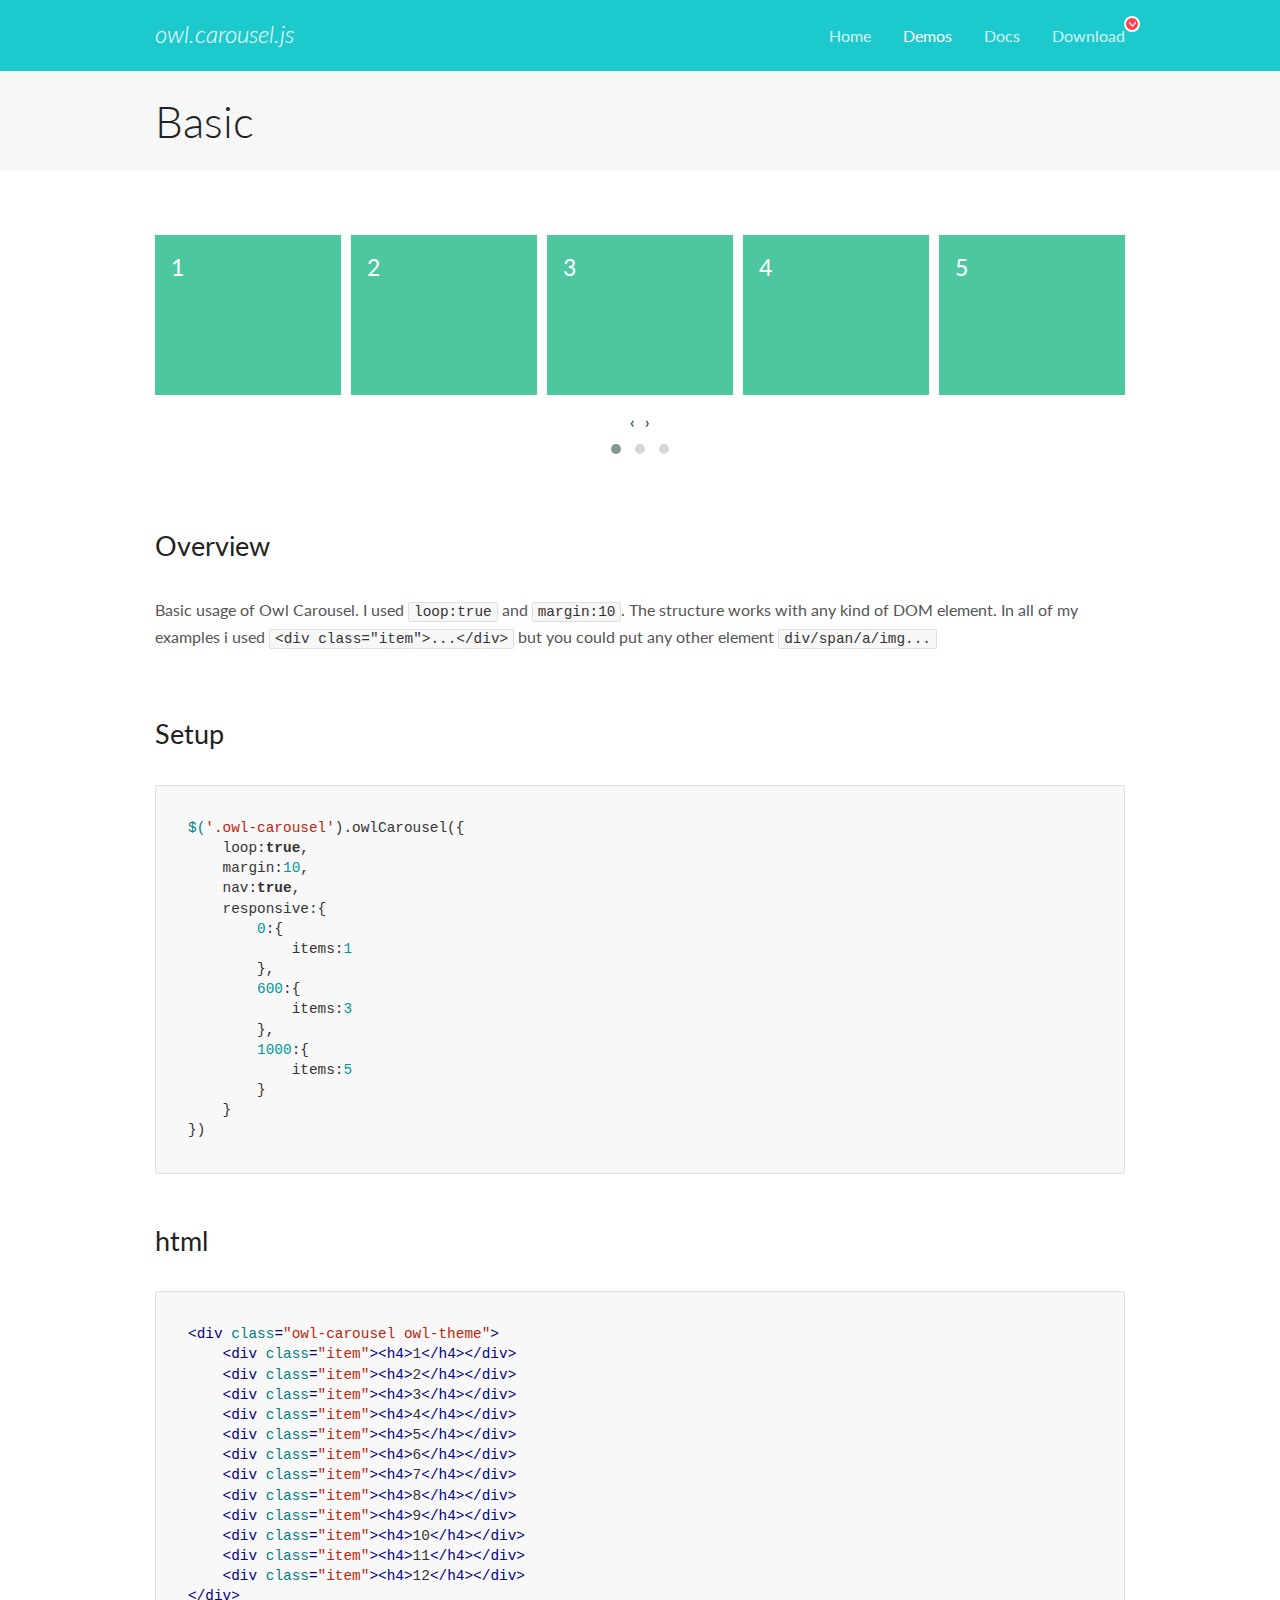
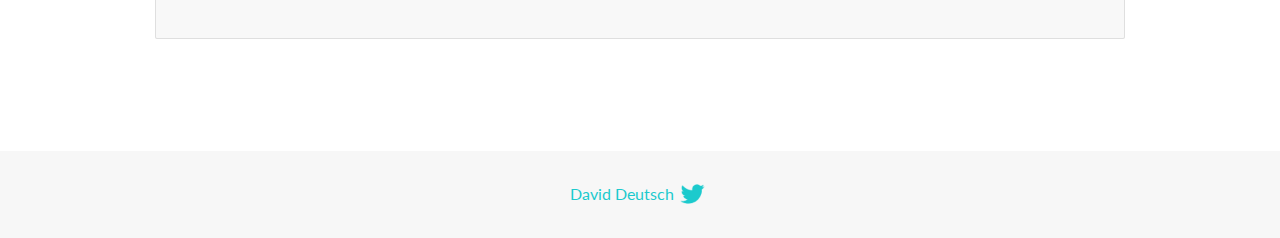
<file: owlcarousel/docs/demos/basic.html>
<!DOCTYPE html>
<html lang="en">
  <head>

    <!-- head -->
    <meta charset="utf-8">
    <meta name="msapplication-tap-highlight" content="no" />
    <meta name="viewport" content="width=device-width, initial-scale=1.0" />
    <meta name="description" content="Basic usage demo">
    <meta name="author" content="David Deutsch">
    <title>
      Basic Demo | Owl Carousel | 2.3.4
    </title>

    <!-- Stylesheets -->
    <link href='https://fonts.googleapis.com/css?family=Lato:300,400,700,400italic,300italic' rel='stylesheet' type='text/css'>
    <link rel="stylesheet" href="../assets/css/docs.theme.min.css">

    <!-- Owl Stylesheets -->
    <link rel="stylesheet" href="../assets/owlcarousel/assets/owl.carousel.min.css">
    <link rel="stylesheet" href="../assets/owlcarousel/assets/owl.theme.default.min.css">

    <!-- HTML5 shim and Respond.js IE8 support of HTML5 elements and media queries -->

    <!--[if lt IE 9]>
      <script src="https://oss.maxcdn.com/libs/html5shiv/3.7.0/html5shiv.js"></script>
      <script src="https://oss.maxcdn.com/libs/respond.js/1.3.0/respond.min.js"></script>
    <![endif]-->

    <!-- Favicons -->
    <link rel="apple-touch-icon-precomposed" sizes="144x144" href="../assets/ico/apple-touch-icon-144-precomposed.png">
    <link rel="shortcut icon" href="../assets/ico/favicon.png">
    <link rel="shortcut icon" href="favicon.ico">

    <!-- Yeah i know js should not be in header. Its required for demos.-->

    <!-- javascript -->
    <script src="../assets/vendors/jquery.min.js"></script>
    <script src="../assets/owlcarousel/owl.carousel.js"></script>
  </head>
  <body>

    <!-- header -->
    <header class="header">
      <div class="row">
        <div class="large-12 columns">
          <div class="brand left">
            <h3>
              <a href="/OwlCarousel2/">owl.carousel.js</a> 
            </h3>
          </div>
          <a id="toggle-nav" class="right">
            <span></span> <span></span> <span></span> 
          </a> 
          <div class="nav-bar">
            <ul class="clearfix">
              <li> <a href="/OwlCarousel2/index.html">Home</a>  </li>
              <li class="active">
                <a href="/OwlCarousel2/demos/demos.html">Demos</a> 
              </li>
              <li> <a href="/OwlCarousel2/docs/started-welcome.html">Docs</a>  </li>
              <li>
                <a href="https://github.com/OwlCarousel2/OwlCarousel2/archive/2.3.4.zip">Download</a> 
                <span class="download"></span> 
              </li>
            </ul>
          </div>
        </div>
      </div>
    </header>

    <!-- title -->
    <section class="title">
      <div class="row">
        <div class="large-12 columns">
          <h1>Basic</h1>
        </div>
      </div>
    </section>

    <!--  Demos -->
    <section id="demos">
      <div class="row">
        <div class="large-12 columns">
          <div class="owl-carousel owl-theme">
            <div class="item">
              <h4>1</h4>
            </div>
            <div class="item">
              <h4>2</h4>
            </div>
            <div class="item">
              <h4>3</h4>
            </div>
            <div class="item">
              <h4>4</h4>
            </div>
            <div class="item">
              <h4>5</h4>
            </div>
            <div class="item">
              <h4>6</h4>
            </div>
            <div class="item">
              <h4>7</h4>
            </div>
            <div class="item">
              <h4>8</h4>
            </div>
            <div class="item">
              <h4>9</h4>
            </div>
            <div class="item">
              <h4>10</h4>
            </div>
            <div class="item">
              <h4>11</h4>
            </div>
            <div class="item">
              <h4>12</h4>
            </div>
          </div>
          <h3 id="overview">Overview</h3>
          <p>Basic usage of Owl Carousel. I used <code>loop:true</code> and <code>margin:10</code>. The structure works with any kind of DOM element. In all of my examples i used <code>&lt;div class=&quot;item&quot;&gt;...&lt;/div&gt;</code> but you could
            put any other element <code>div/span/a/img...</code></p>
          <h3 id="setup">Setup</h3>
          <pre><code>$(&#39;.owl-carousel&#39;).owlCarousel({
    loop:true,
    margin:10,
    nav:true,
    responsive:{
        0:{
            items:1
        },
        600:{
            items:3
        },
        1000:{
            items:5
        }
    }
})</code></pre>
          <h3 id="html">html</h3>
          <pre><code>&lt;div class=&quot;owl-carousel owl-theme&quot;&gt;
    &lt;div class=&quot;item&quot;&gt;&lt;h4&gt;1&lt;/h4&gt;&lt;/div&gt;
    &lt;div class=&quot;item&quot;&gt;&lt;h4&gt;2&lt;/h4&gt;&lt;/div&gt;
    &lt;div class=&quot;item&quot;&gt;&lt;h4&gt;3&lt;/h4&gt;&lt;/div&gt;
    &lt;div class=&quot;item&quot;&gt;&lt;h4&gt;4&lt;/h4&gt;&lt;/div&gt;
    &lt;div class=&quot;item&quot;&gt;&lt;h4&gt;5&lt;/h4&gt;&lt;/div&gt;
    &lt;div class=&quot;item&quot;&gt;&lt;h4&gt;6&lt;/h4&gt;&lt;/div&gt;
    &lt;div class=&quot;item&quot;&gt;&lt;h4&gt;7&lt;/h4&gt;&lt;/div&gt;
    &lt;div class=&quot;item&quot;&gt;&lt;h4&gt;8&lt;/h4&gt;&lt;/div&gt;
    &lt;div class=&quot;item&quot;&gt;&lt;h4&gt;9&lt;/h4&gt;&lt;/div&gt;
    &lt;div class=&quot;item&quot;&gt;&lt;h4&gt;10&lt;/h4&gt;&lt;/div&gt;
    &lt;div class=&quot;item&quot;&gt;&lt;h4&gt;11&lt;/h4&gt;&lt;/div&gt;
    &lt;div class=&quot;item&quot;&gt;&lt;h4&gt;12&lt;/h4&gt;&lt;/div&gt;
&lt;/div&gt;</code></pre>
          <script>
            $(document).ready(function() {
              var owl = $('.owl-carousel');
              owl.owlCarousel({
                margin: 10,
                nav: true,
                loop: true,
                responsive: {
                  0: {
                    items: 1
                  },
                  600: {
                    items: 3
                  },
                  1000: {
                    items: 5
                  }
                }
              })
            })
          </script>
        </div>
      </div>
    </section>

    <!-- footer -->
    <footer class="footer">
      <div class="row">
        <div class="large-12 columns">
          <h5>
            <a href="/OwlCarousel2/docs/support-contact.html">David Deutsch</a> 
            <a id="custom-tweet-button" href="https://twitter.com/share?url=https://github.com/OwlCarousel2/OwlCarousel2&text=Owl Carousel - This is so awesome! " target="_blank"></a> 
          </h5>
        </div>
      </div>
    </footer>

    <!-- vendors -->
    <script src="../assets/vendors/highlight.js"></script>
    <script src="../assets/js/app.js"></script>
  </body>
</html>
</file>
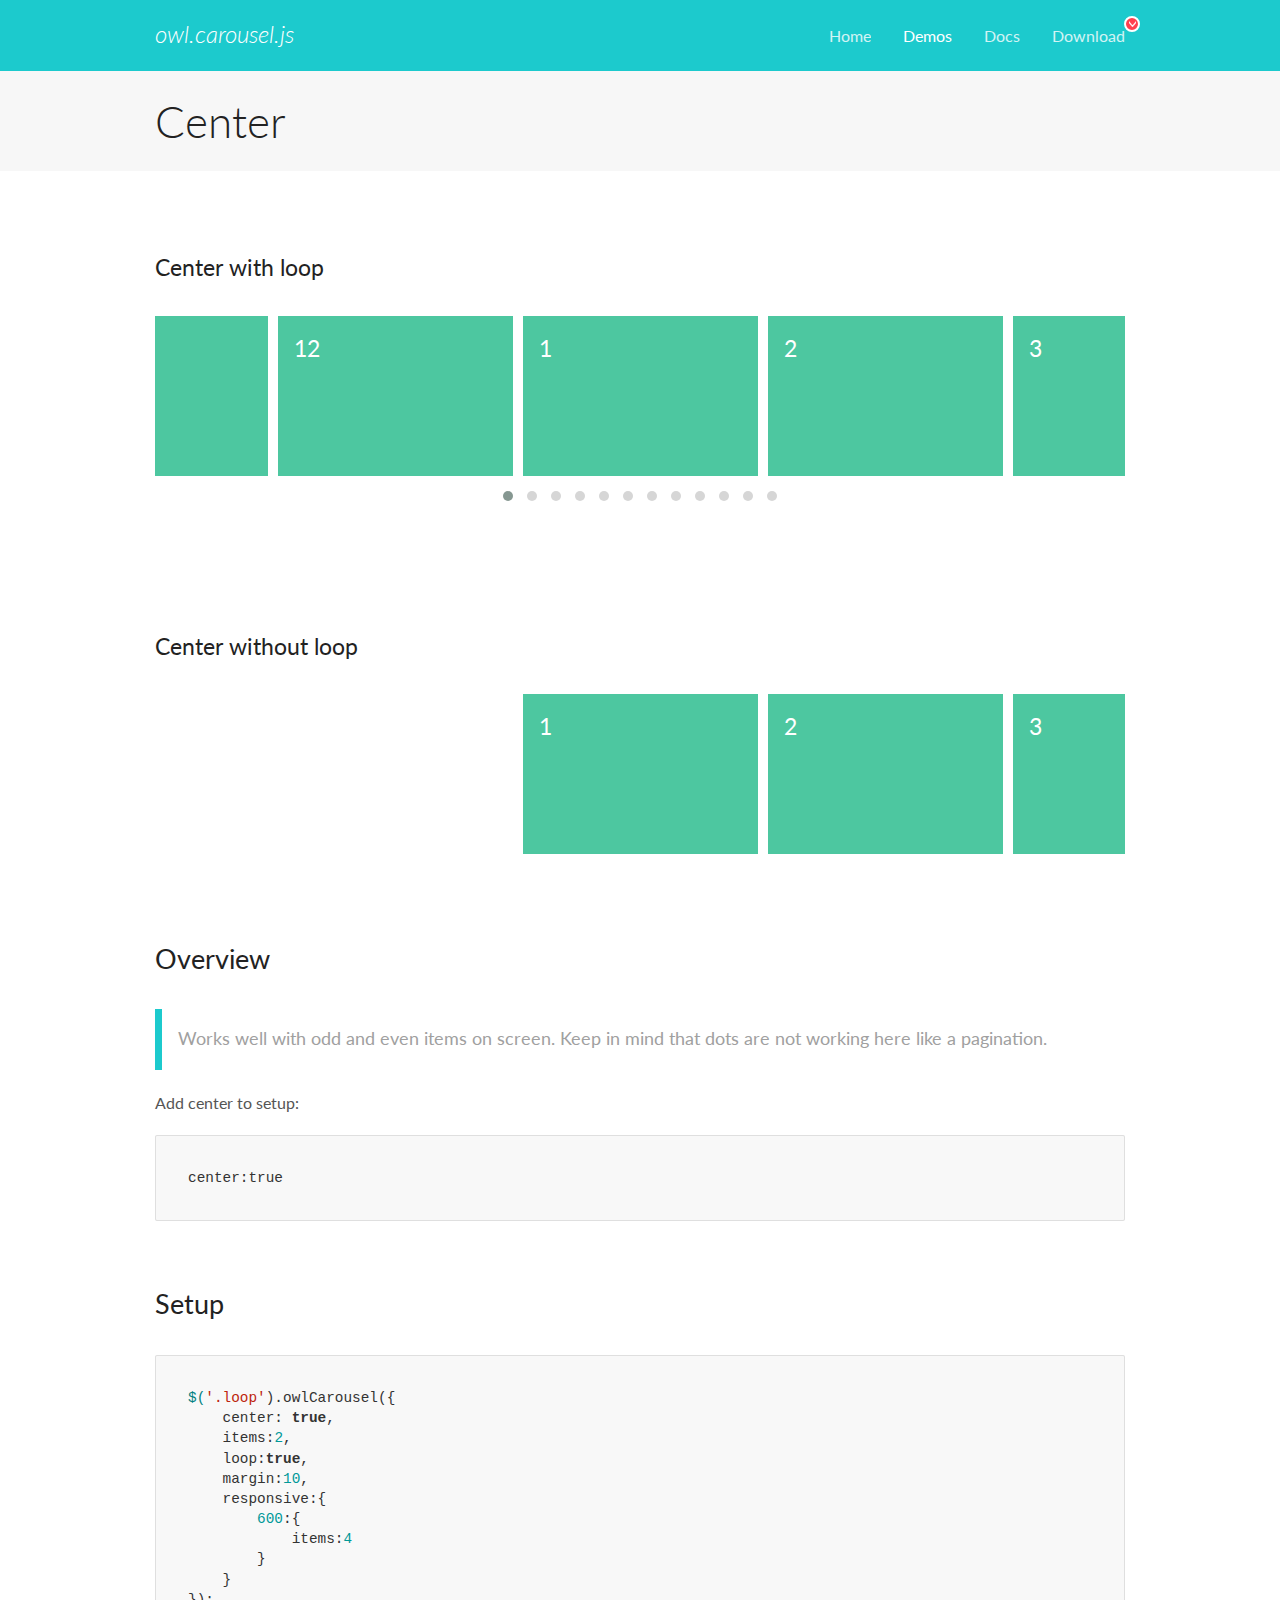
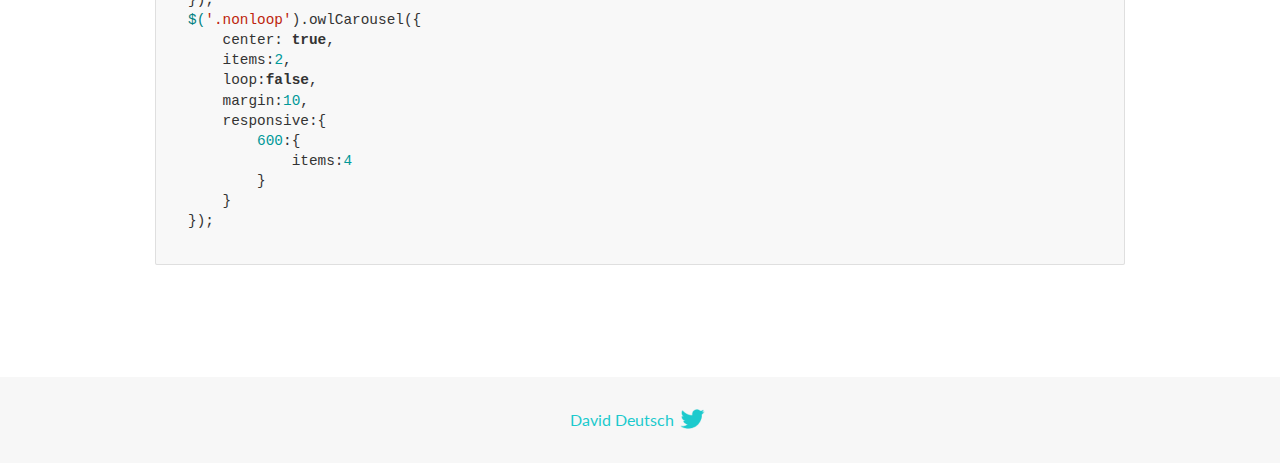
<file: owlcarousel/docs/demos/center.html>
<!DOCTYPE html>
<html lang="en">
  <head>

    <!-- head -->
    <meta charset="utf-8">
    <meta name="msapplication-tap-highlight" content="no" />
    <meta name="viewport" content="width=device-width, initial-scale=1.0" />
    <meta name="description" content="Center carousel">
    <meta name="author" content="David Deutsch">
    <title>
      Center Demo | Owl Carousel | 2.3.4
    </title>

    <!-- Stylesheets -->
    <link href='https://fonts.googleapis.com/css?family=Lato:300,400,700,400italic,300italic' rel='stylesheet' type='text/css'>
    <link rel="stylesheet" href="../assets/css/docs.theme.min.css">

    <!-- Owl Stylesheets -->
    <link rel="stylesheet" href="../assets/owlcarousel/assets/owl.carousel.min.css">
    <link rel="stylesheet" href="../assets/owlcarousel/assets/owl.theme.default.min.css">

    <!-- HTML5 shim and Respond.js IE8 support of HTML5 elements and media queries -->

    <!--[if lt IE 9]>
      <script src="https://oss.maxcdn.com/libs/html5shiv/3.7.0/html5shiv.js"></script>
      <script src="https://oss.maxcdn.com/libs/respond.js/1.3.0/respond.min.js"></script>
    <![endif]-->

    <!-- Favicons -->
    <link rel="apple-touch-icon-precomposed" sizes="144x144" href="../assets/ico/apple-touch-icon-144-precomposed.png">
    <link rel="shortcut icon" href="../assets/ico/favicon.png">
    <link rel="shortcut icon" href="favicon.ico">

    <!-- Yeah i know js should not be in header. Its required for demos.-->

    <!-- javascript -->
    <script src="../assets/vendors/jquery.min.js"></script>
    <script src="../assets/owlcarousel/owl.carousel.js"></script>
  </head>
  <body>

    <!-- header -->
    <header class="header">
      <div class="row">
        <div class="large-12 columns">
          <div class="brand left">
            <h3>
              <a href="/OwlCarousel2/">owl.carousel.js</a> 
            </h3>
          </div>
          <a id="toggle-nav" class="right">
            <span></span> <span></span> <span></span> 
          </a> 
          <div class="nav-bar">
            <ul class="clearfix">
              <li> <a href="/OwlCarousel2/index.html">Home</a>  </li>
              <li class="active">
                <a href="/OwlCarousel2/demos/demos.html">Demos</a> 
              </li>
              <li> <a href="/OwlCarousel2/docs/started-welcome.html">Docs</a>  </li>
              <li>
                <a href="https://github.com/OwlCarousel2/OwlCarousel2/archive/2.3.4.zip">Download</a> 
                <span class="download"></span> 
              </li>
            </ul>
          </div>
        </div>
      </div>
    </header>

    <!-- title -->
    <section class="title">
      <div class="row">
        <div class="large-12 columns">
          <h1>Center</h1>
        </div>
      </div>
    </section>

    <!--  Demos -->
    <section id="demos">
      <div class="row">
        <div class="large-12 columns">
          <h4 id="center-with-loop">Center with loop</h4>
          <div class="loop owl-carousel owl-theme">
            <div class="item">
              <h4>1</h4>
            </div>
            <div class="item">
              <h4>2</h4>
            </div>
            <div class="item">
              <h4>3</h4>
            </div>
            <div class="item">
              <h4>4</h4>
            </div>
            <div class="item">
              <h4>5</h4>
            </div>
            <div class="item">
              <h4>6</h4>
            </div>
            <div class="item">
              <h4>7</h4>
            </div>
            <div class="item">
              <h4>8</h4>
            </div>
            <div class="item">
              <h4>9</h4>
            </div>
            <div class="item">
              <h4>10</h4>
            </div>
            <div class="item">
              <h4>11</h4>
            </div>
            <div class="item">
              <h4>12</h4>
            </div>
          </div>
          <br>
          <h4 id="center-without-loop">Center without loop</h4>
          <div class="nonloop owl-carousel">
            <div class="item">
              <h4>1</h4>
            </div>
            <div class="item">
              <h4>2</h4>
            </div>
            <div class="item">
              <h4>3</h4>
            </div>
            <div class="item">
              <h4>4</h4>
            </div>
            <div class="item">
              <h4>5</h4>
            </div>
            <div class="item">
              <h4>6</h4>
            </div>
            <div class="item">
              <h4>7</h4>
            </div>
            <div class="item">
              <h4>8</h4>
            </div>
            <div class="item">
              <h4>9</h4>
            </div>
            <div class="item">
              <h4>10</h4>
            </div>
            <div class="item">
              <h4>11</h4>
            </div>
            <div class="item">
              <h4>12</h4>
            </div>
          </div>
          <h3 id="overview">Overview</h3>
          <blockquote>
            <p>Works well with odd and even items on screen. Keep in mind that dots are not working here like a pagination.</p>
          </blockquote>
          <p>Add center to setup:</p>
          <pre><code>center:true</code></pre>
          <h3 id="setup">Setup</h3>
          <pre><code>$(&#39;.loop&#39;).owlCarousel({
    center: true,
    items:2,
    loop:true,
    margin:10,
    responsive:{
        600:{
            items:4
        }
    }
});
$(&#39;.nonloop&#39;).owlCarousel({
    center: true,
    items:2,
    loop:false,
    margin:10,
    responsive:{
        600:{
            items:4
        }
    }
});</code></pre>
          <script>
            jQuery(document).ready(function($) {
              $('.loop').owlCarousel({
                center: true,
                items: 2,
                loop: true,
                margin: 10,
                responsive: {
                  600: {
                    items: 4
                  }
                }
              });
              $('.nonloop').owlCarousel({
                center: true,
                items: 2,
                loop: false,
                margin: 10,
                responsive: {
                  600: {
                    items: 4
                  }
                }
              });
            });
          </script>
        </div>
      </div>
    </section>

    <!-- footer -->
    <footer class="footer">
      <div class="row">
        <div class="large-12 columns">
          <h5>
            <a href="/OwlCarousel2/docs/support-contact.html">David Deutsch</a> 
            <a id="custom-tweet-button" href="https://twitter.com/share?url=https://github.com/OwlCarousel2/OwlCarousel2&text=Owl Carousel - This is so awesome! " target="_blank"></a> 
          </h5>
        </div>
      </div>
    </footer>

    <!-- vendors -->
    <script src="../assets/vendors/highlight.js"></script>
    <script src="../assets/js/app.js"></script>
  </body>
</html>
</file>
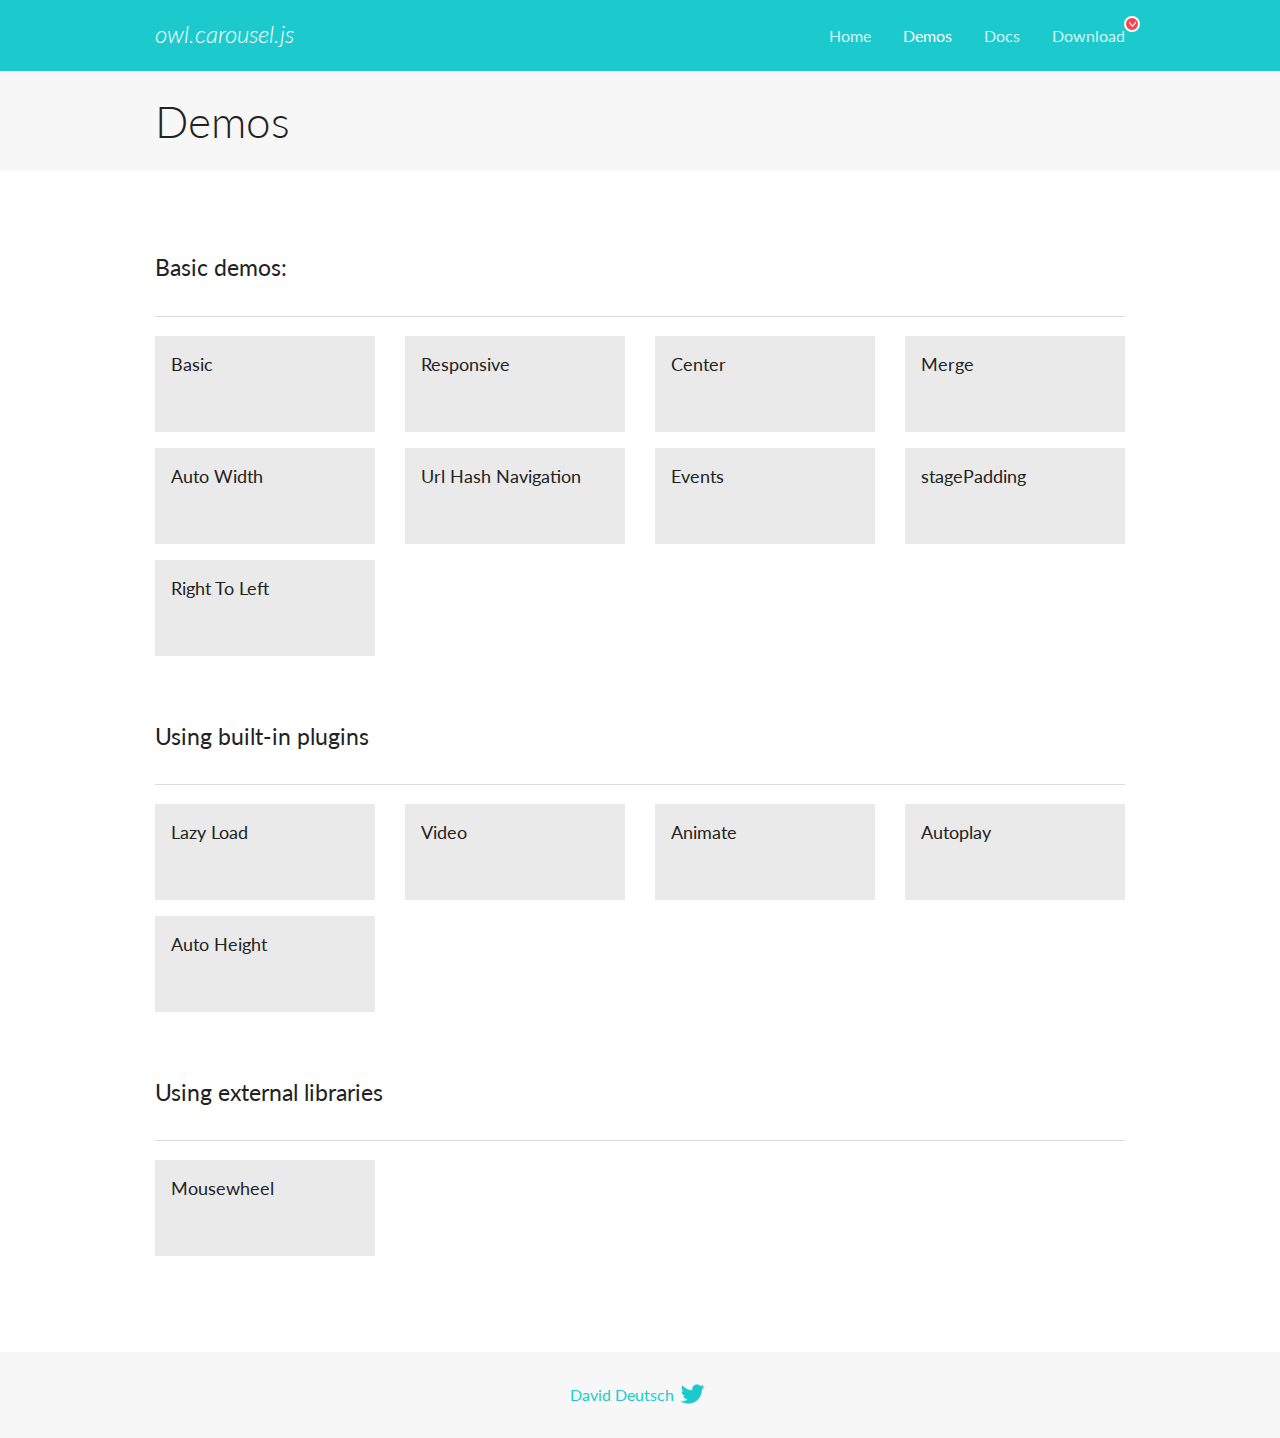
<file: owlcarousel/docs/demos/demos.html>
<!DOCTYPE html>
<html lang="en">
  <head>

    <!-- head -->
    <meta charset="utf-8">
    <meta name="msapplication-tap-highlight" content="no" />
    <meta name="viewport" content="width=device-width, initial-scale=1.0" />
    <meta name="description" content="A list of Owl Carousel examples.">
    <meta name="author" content="David Deutsch">
    <title>
      Demos | Owl Carousel | 2.3.4
    </title>

    <!-- Stylesheets -->
    <link href='https://fonts.googleapis.com/css?family=Lato:300,400,700,400italic,300italic' rel='stylesheet' type='text/css'>
    <link rel="stylesheet" href="../assets/css/docs.theme.min.css">

    <!-- Owl Stylesheets -->
    <link rel="stylesheet" href="../assets/owlcarousel/assets/owl.carousel.min.css">
    <link rel="stylesheet" href="../assets/owlcarousel/assets/owl.theme.default.min.css">

    <!-- HTML5 shim and Respond.js IE8 support of HTML5 elements and media queries -->

    <!--[if lt IE 9]>
      <script src="https://oss.maxcdn.com/libs/html5shiv/3.7.0/html5shiv.js"></script>
      <script src="https://oss.maxcdn.com/libs/respond.js/1.3.0/respond.min.js"></script>
    <![endif]-->

    <!-- Favicons -->
    <link rel="apple-touch-icon-precomposed" sizes="144x144" href="../assets/ico/apple-touch-icon-144-precomposed.png">
    <link rel="shortcut icon" href="../assets/ico/favicon.png">
    <link rel="shortcut icon" href="favicon.ico">

    <!-- Yeah i know js should not be in header. Its required for demos.-->

    <!-- javascript -->
    <script src="../assets/vendors/jquery.min.js"></script>
    <script src="../assets/owlcarousel/owl.carousel.js"></script>
  </head>
  <body>

    <!-- header -->
    <header class="header">
      <div class="row">
        <div class="large-12 columns">
          <div class="brand left">
            <h3>
              <a href="/OwlCarousel2/">owl.carousel.js</a> 
            </h3>
          </div>
          <a id="toggle-nav" class="right">
            <span></span> <span></span> <span></span> 
          </a> 
          <div class="nav-bar">
            <ul class="clearfix">
              <li> <a href="/OwlCarousel2/index.html">Home</a>  </li>
              <li class="active">
                <a href="/OwlCarousel2/demos/demos.html">Demos</a> 
              </li>
              <li> <a href="/OwlCarousel2/docs/started-welcome.html">Docs</a>  </li>
              <li>
                <a href="https://github.com/OwlCarousel2/OwlCarousel2/archive/2.3.4.zip">Download</a> 
                <span class="download"></span> 
              </li>
            </ul>
          </div>
        </div>
      </div>
    </header>

    <!-- title -->
    <section class="title">
      <div class="row">
        <div class="large-12 columns">
          <h1>Demos</h1>
        </div>
      </div>
    </section>

    <!--  Demos -->
    <section id="demos">
      <div class="row">
        <div class="large-12 columns">
          <h4 id="basic-demos-">Basic demos:</h4>
          <hr>
          <div class="demo-list">
            <div class="row">
              <div class="small-6 medium-4 large-3 columns">
                <a href="basic.html" class="demo-block">
                  <h5>Basic </h5>
                </a> 
              </div>
              <div class="small-6 medium-4 large-3 columns">
                <a href="responsive.html" class="demo-block">
                  <h5>Responsive </h5>
                </a> 
              </div>
              <div class="small-6 medium-4 large-3 columns">
                <a href="center.html" class="demo-block">
                  <h5>Center </h5>
                </a> 
              </div>
              <div class="small-6 medium-4 large-3 columns">
                <a href="merge.html" class="demo-block">
                  <h5>Merge </h5>
                </a> 
              </div>
              <div class="small-6 medium-4 large-3 columns">
                <a href="autowidth.html" class="demo-block">
                  <h5>Auto Width </h5>
                </a> 
              </div>
              <div class="small-6 medium-4 large-3 columns">
                <a href="urlhashnav.html" class="demo-block">
                  <h5>Url Hash Navigation </h5>
                </a> 
              </div>
              <div class="small-6 medium-4 large-3 columns">
                <a href="events.html" class="demo-block">
                  <h5>Events </h5>
                </a> 
              </div>
              <div class="small-6 medium-4 large-3 columns">
                <a href="stagepadding.html" class="demo-block">
                  <h5>stagePadding </h5>
                </a> 
              </div>
              <div class="small-6 medium-4 large-3 columns">
                <a href="rtl.html" class="demo-block">
                  <h5>Right To Left </h5>
                </a> 
              </div>
            </div>
          </div>
          <h4 id="using-built-in-plugins">Using built-in plugins</h4>
          <hr>
          <div class="demo-list">
            <div class="row">
              <div class="small-6 medium-4 large-3 columns">
                <a href="lazyLoad.html" class="demo-block">
                  <h5>Lazy Load </h5>
                </a> 
              </div>
              <div class="small-6 medium-4 large-3 columns">
                <a href="video.html" class="demo-block">
                  <h5>Video </h5>
                </a> 
              </div>
              <div class="small-6 medium-4 large-3 columns">
                <a href="animate.html" class="demo-block">
                  <h5>Animate </h5>
                </a> 
              </div>
              <div class="small-6 medium-4 large-3 columns">
                <a href="autoplay.html" class="demo-block">
                  <h5>Autoplay </h5>
                </a> 
              </div>
              <div class="small-6 medium-4 large-3 columns">
                <a href="autoheight.html" class="demo-block">
                  <h5>Auto Height </h5>
                </a> 
              </div>
            </div>
          </div>
          <h4 id="using-external-libraries">Using external libraries</h4>
          <hr>
          <div class="demo-list">
            <div class="row">
              <div class="small-6 medium-4 large-3 columns">
                <a href="mousewheel.html" class="demo-block">
                  <h5>Mousewheel </h5>
                </a> 
              </div>
            </div>
          </div>
        </div>
      </div>
    </section>

    <!-- footer -->
    <footer class="footer">
      <div class="row">
        <div class="large-12 columns">
          <h5>
            <a href="/OwlCarousel2/docs/support-contact.html">David Deutsch</a> 
            <a id="custom-tweet-button" href="https://twitter.com/share?url=https://github.com/OwlCarousel2/OwlCarousel2&text=Owl Carousel - This is so awesome! " target="_blank"></a> 
          </h5>
        </div>
      </div>
    </footer>

    <!-- vendors -->
    <script src="../assets/vendors/highlight.js"></script>
    <script src="../assets/js/app.js"></script>
  </body>
</html>
</file>
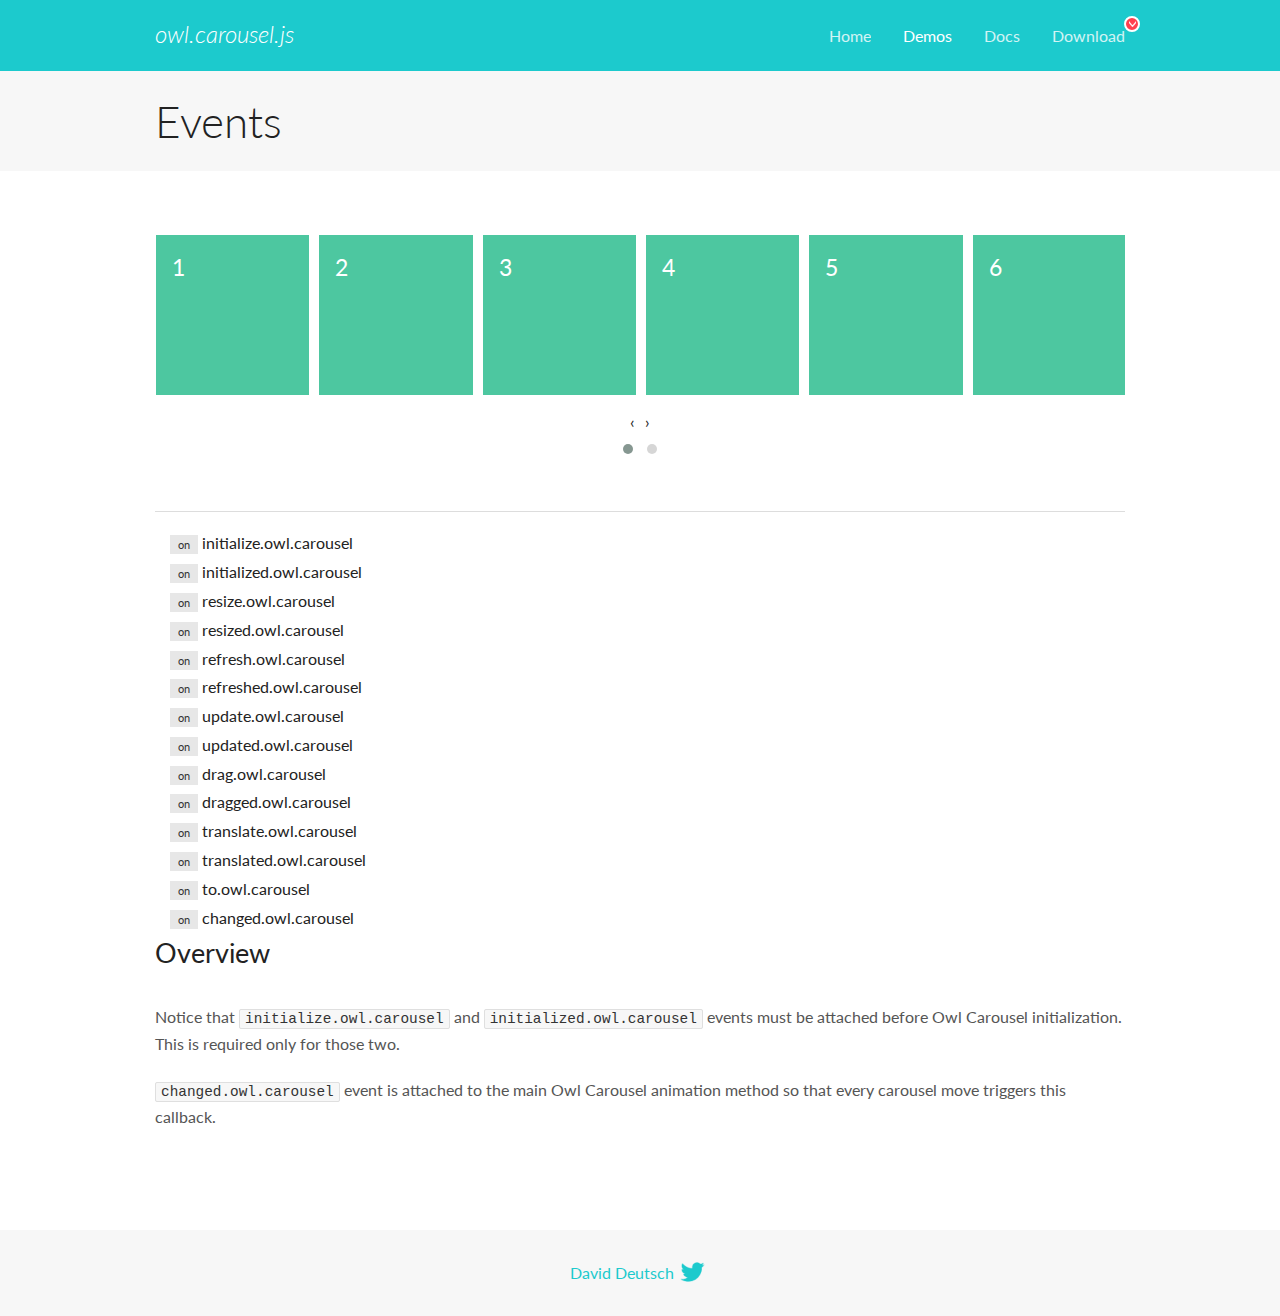
<file: owlcarousel/docs/demos/events.html>
<!DOCTYPE html>
<html lang="en">
  <head>

    <!-- head -->
    <meta charset="utf-8">
    <meta name="msapplication-tap-highlight" content="no" />
    <meta name="viewport" content="width=device-width, initial-scale=1.0" />
    <meta name="description" content="Events usage demo">
    <meta name="author" content="David Deutsch">
    <title>
      Events Demo | Owl Carousel | 2.3.4
    </title>

    <!-- Stylesheets -->
    <link href='https://fonts.googleapis.com/css?family=Lato:300,400,700,400italic,300italic' rel='stylesheet' type='text/css'>
    <link rel="stylesheet" href="../assets/css/docs.theme.min.css">

    <!-- Owl Stylesheets -->
    <link rel="stylesheet" href="../assets/owlcarousel/assets/owl.carousel.min.css">
    <link rel="stylesheet" href="../assets/owlcarousel/assets/owl.theme.default.min.css">

    <!-- HTML5 shim and Respond.js IE8 support of HTML5 elements and media queries -->

    <!--[if lt IE 9]>
      <script src="https://oss.maxcdn.com/libs/html5shiv/3.7.0/html5shiv.js"></script>
      <script src="https://oss.maxcdn.com/libs/respond.js/1.3.0/respond.min.js"></script>
    <![endif]-->

    <!-- Favicons -->
    <link rel="apple-touch-icon-precomposed" sizes="144x144" href="../assets/ico/apple-touch-icon-144-precomposed.png">
    <link rel="shortcut icon" href="../assets/ico/favicon.png">
    <link rel="shortcut icon" href="favicon.ico">

    <!-- Yeah i know js should not be in header. Its required for demos.-->

    <!-- javascript -->
    <script src="../assets/vendors/jquery.min.js"></script>
    <script src="../assets/owlcarousel/owl.carousel.js"></script>
  </head>
  <body>

    <!-- header -->
    <header class="header">
      <div class="row">
        <div class="large-12 columns">
          <div class="brand left">
            <h3>
              <a href="/OwlCarousel2/">owl.carousel.js</a> 
            </h3>
          </div>
          <a id="toggle-nav" class="right">
            <span></span> <span></span> <span></span> 
          </a> 
          <div class="nav-bar">
            <ul class="clearfix">
              <li> <a href="/OwlCarousel2/index.html">Home</a>  </li>
              <li class="active">
                <a href="/OwlCarousel2/demos/demos.html">Demos</a> 
              </li>
              <li> <a href="/OwlCarousel2/docs/started-welcome.html">Docs</a>  </li>
              <li>
                <a href="https://github.com/OwlCarousel2/OwlCarousel2/archive/2.3.4.zip">Download</a> 
                <span class="download"></span> 
              </li>
            </ul>
          </div>
        </div>
      </div>
    </header>

    <!-- title -->
    <section class="title">
      <div class="row">
        <div class="large-12 columns">
          <h1>Events</h1>
        </div>
      </div>
    </section>

    <!--  Demos -->
    <section id="demos">
      <div class="row">
        <div class="large-12 columns">
          <div class="owl-carousel owl-theme">
            <div class="item">
              <h4>1</h4>
            </div>
            <div class="item">
              <h4>2</h4>
            </div>
            <div class="item">
              <h4>3</h4>
            </div>
            <div class="item">
              <h4>4</h4>
            </div>
            <div class="item">
              <h4>5</h4>
            </div>
            <div class="item">
              <h4>6</h4>
            </div>
            <div class="item">
              <h4>7</h4>
            </div>
            <div class="item">
              <h4>8</h4>
            </div>
            <div class="item">
              <h4>9</h4>
            </div>
            <div class="item">
              <h4>10</h4>
            </div>
            <div class="item">
              <h4>11</h4>
            </div>
            <div class="item">
              <h4>12</h4>
            </div>
          </div>
          <hr>
          <div class="large-12 columns callbacks">
            <div><span class="label secondary initialize">on</span>  initialize.owl.carousel </div>
            <div><span class="label secondary initialized">on</span>  initialized.owl.carousel </div>
            <div><span class="label secondary resize">on</span>  resize.owl.carousel </div>
            <div><span class="label secondary resized">on</span>  resized.owl.carousel </div>
            <div><span class="label secondary refresh">on</span>  refresh.owl.carousel </div>
            <div><span class="label secondary refreshed">on</span>  refreshed.owl.carousel </div>
            <div><span class="label secondary update">on</span>  update.owl.carousel </div>
            <div><span class="label secondary updated">on</span>  updated.owl.carousel </div>
            <div><span class="label secondary drag">on</span>  drag.owl.carousel </div>
            <div><span class="label secondary dragged">on</span>  dragged.owl.carousel </div>
            <div><span class="label secondary translate">on</span>  translate.owl.carousel </div>
            <div><span class="label secondary translated">on</span>  translated.owl.carousel </div>
            <div><span class="label secondary to">on</span>  to.owl.carousel </div>
            <div><span class="label secondary changed">on</span>  changed.owl.carousel </div>
          </div>
          <h3 id="overview">Overview</h3>
          <p>Notice that <code>initialize.owl.carousel</code> and <code>initialized.owl.carousel</code> events must be attached before Owl Carousel initialization. This is required only for those two.</p>
          <p><code>changed.owl.carousel</code> event is attached to the main Owl Carousel animation method so that every carousel move triggers this callback.</p>
          <script>
            jQuery(document).ready(function($) {
              var owl = $('.owl-carousel');
              owl.on('initialize.owl.carousel initialized.owl.carousel ' +
                'initialize.owl.carousel initialize.owl.carousel ' +
                'resize.owl.carousel resized.owl.carousel ' +
                'refresh.owl.carousel refreshed.owl.carousel ' +
                'update.owl.carousel updated.owl.carousel ' +
                'drag.owl.carousel dragged.owl.carousel ' +
                'translate.owl.carousel translated.owl.carousel ' +
                'to.owl.carousel changed.owl.carousel',
                function(e) {
                  $('.' + e.type)
                    .removeClass('secondary')
                    .addClass('success');
                  window.setTimeout(function() {
                    $('.' + e.type)
                      .removeClass('success')
                      .addClass('secondary');
                  }, 500);
                });
              owl.owlCarousel({
                loop: true,
                nav: true,
                lazyLoad: true,
                margin: 10,
                video: true,
                responsive: {
                  0: {
                    items: 1
                  },
                  600: {
                    items: 3
                  },
                  960: {
                    items: 5,
                  },
                  1200: {
                    items: 6
                  }
                }
              });
            });
          </script>
        </div>
      </div>
    </section>

    <!-- footer -->
    <footer class="footer">
      <div class="row">
        <div class="large-12 columns">
          <h5>
            <a href="/OwlCarousel2/docs/support-contact.html">David Deutsch</a> 
            <a id="custom-tweet-button" href="https://twitter.com/share?url=https://github.com/OwlCarousel2/OwlCarousel2&text=Owl Carousel - This is so awesome! " target="_blank"></a> 
          </h5>
        </div>
      </div>
    </footer>

    <!-- vendors -->
    <script src="../assets/vendors/highlight.js"></script>
    <script src="../assets/js/app.js"></script>
  </body>
</html>
</file>
<file: styles.css>
.owl-carousel,
.owl-carousel .owl-stage-outer,
.owl-carousel .owl-stage,
.owl-carousel .owl-item,
.owl-carousel .item {
    height: 80vh;
    z-index: -1;
}
.owl-carousel img {
    width: 100%;
    height: 100%;
    object-fit: cover;
    object-position: center;
}
body{
    font-family: "Inter",sans-serif;
    margin: 0;
    padding: 0;
}
.navbar{
    position: absolute;
    display: flex;
    justify-content: space-between;
    align-items: center;
    padding: 0px 20px;
    color: #fff;
    width: 1220px;
}
.specialnav{
    position: absolute;
    display: flex;
    justify-content: space-evenly;
    align-items: center;
    /* padding: 0px 30px 0px 10px; */
    color: #fff;
    width: 100%;
    display: none;
    /* background-color: red; */
}
.specialnav .logo{
    text-align: center;
}
.specialnav .hamburgermenu{
    text-align: start;
    display: flex;
    flex-direction: column;
    justify-content: start;
    align-items: start;
    padding: 0px 20px;
    /* background-color: red; */
    position: relative;
    bottom: 60px;
}
.specialnav h1{
    color: #fff;
    font-size: 32px;
    font-weight: 600;
    letter-spacing: -0.5px;
}
.specialnav .fa{
    cursor: pointer;
    font-size: 32px;
}
.navlinks2{
    display: flex;
    flex-direction: column;
    gap: 10px;
    background-color: #5c7280;
    /* padding: 20px; */
    border-radius: 8px;
    height: fit-content;
    position: relative;
    z-index: -4;
    line-height: 40px;
    width: 80%;
    display: none;
}
.navlinks2.active{
    display: block;
    z-index: 999;
    display: flex;
    flex-direction: column;
    gap: 10px;
    background-color: #fff;
    padding: 20px;
    border-radius: 8px;
    height: fit-content;
    position: relative;
    bottom: -10px;
    width: 80%

}
.hiddensignup.active{
    display: block;
    z-index: 999;
    display: flex;
    flex-direction: column;
    gap: 10px;
    background-color: #fff;
    padding: 20px;
    border-radius: 8px;
    height: fit-content;
    position: relative;
    bottom: 30px;
    width: 80%;
    position: relative;
    bottom: 130px;
}
.navlinks2 a{
    text-decoration: none;
    color: #5c7280;
    font-size: 16px;
    font-weight: 600;
    /* background-color: red; */
    width: fit-content;
}
.navlinks2 a i{
    margin-left: 10px;
}
.navlinks2 hr{
    width: 100%;
    height: 1px;
    background-color: #5c7280;
    /* border: none; */
    /* margin: 10px 0; */
}
.canceldiv{
    display: flex;
    justify-content: space-between;
    align-items: center;
    /* background-color: red; */
    width: 95%;
}
.canceldiv h1{
    color: #000;
    font-size: 30px;
    letter-spacing: -0.5px;
    line-height: 20px;
}
.canceldiv .fa{
    color: #000;
    cursor: pointer;
}
.navlinks2 .fa{
    color: #000;
    font-size: 16px;
    cursor: pointer;
}
.navbar a{
    position: relative;
}
.navlinks a::after{
    content: "";
    display: block;
    width: 0;
    height: 2px;
    background: #5c7280;
    position: absolute;
    bottom: 0;
    left: 0;
    transition: all ease-in-out .3s;
}
.navlinks a:hover::after{
    width: 100%;
}
.navlinks>a{
    text-decoration: none;
    color: #9e9a9a;
    font-size: 14px;
    font-weight: 600;
    margin: 0 20px;
}
.navlinks>a:hover{
    color: #fff;
}
.loginbtn>a{
    text-decoration: none;
    color: #fff;
    font-size: 14px;
    margin: 0 20px;
    background-color: #5c7280;
    padding: 8px 20px;
    border-radius: 6px;
}
.paint{
    background: rgba(0, 0, 0, 0.5);
}
.textdiv{
    position: absolute;
    top: 50%;
    left: 50%;
    transform: translate(-50%, -50%);
    z-index: 1;
    color: white;
    text-align: center;
    display: flex;
    flex-direction: column;
    align-items: center;
}
.textdiv h1{
    font-size: 50px;
}
.textdiv span{
    font-size: 20px;
    /* font-weight: 600; */
}
.textdiv button{
    background-color: rgb(180, 0, 0);
    padding: 8px 20px;
    border: none;
    border-radius: 8px;
    color: white;
    cursor: pointer;
    width: fit-content;
    margin-top: 16px;
    font-weight: 600;
}
main{
    background-color: #faf2e6;
}
.main{
    display: flex;
    justify-content: space-evenly;
    padding: 50px 0;
}
.book{
    display: flex;
    flex-direction: column;
    align-items: center;
    justify-content: center;
    gap: 20px;
    width: 30%;
    background-color: white;
    padding: 20px;
    border-radius: 8px;
    box-shadow: 15px 15px 20px #5c7280;
    z-index: 1;
}
.yours{
    display: flex;
    flex-direction: column;
    align-items: start;
    justify-content: center;
    gap: 20px;
    background-color: white;
    padding: 20px;
    border-radius: 8px;
    box-shadow: 15px 15px 20px #5c7280;
    width: 30%;
    z-index: 1;
}
.yours span{
    font-weight: 600;
    font-size: 18px;
}
.screenshot span{
    font-weight: 600;
    font-size: 18px;
}
.book input{
    padding: 10px;
    border: 1px solid black;
    border-radius: 8px;
    width: 100%;
    appearance: none;
}
.main button{
    padding: 10px;
    background-color: #5c7280;
    color: white;
    border: none;
    border-radius: 8px;
    width: 100%;
    cursor: pointer;
    font-size: 16px;
    font-weight: 600;
}
h3{
    font-size: 30px;
    font-weight: 600;
}
.yours .destination{
    font-weight: 700;
    font-size: 24px;
}
.screenshot .destination{
    font-weight: 700;
    font-size: 24px;
}
span>p{
    display: inline;
    font-weight: 400;
    font-size: 14px;
}
.yours .fa{
    color: green;
    font-size: 18px !important;
    visibility: hidden;
}
.screenshot .fa{
    color: green;
    font-size: 18px !important;
    visibility: hidden;
}
.screenshot{
    display: flex;
    flex-direction: column;
    align-items: center;
    justify-content: center;
    gap: 20px;
    background-color: white;
    padding: 20px;
    border-radius: 8px;
    width: 30%;
    text-align: center;
    line-height: 50px;
    display: none;
}
.screenshot h3, span{
    display: block;
    margin-top: 20px;
}
.screenshot h3{
    text-decoration: underline;
}
.screenshot p{
    position: relative;
    top: 3px;
    font-size: 16px;
    font-weight: 600;
}
.screenshot .fa{
    font-size: 26px !important;
}
small {
    color: #000;
    font-family: "Inter", sans-serif;
}
.aboutusbody{
    background-color: #faf2e6;
}
.aboutus{
    text-align: center;
    margin: 0;
}
.aboutus h1{
    text-decoration: underline;
}
.lamba{
    text-align: center;
    padding: 10px 20px;
    font-weight: 600;
    line-height: 30px;
    letter-spacing: -0.5px;
}
.evidence{
    text-align: center;
}
.evidence p{
    font-weight: 600;
}
.evidence h1{
    text-decoration: underline;
}
.newmain{
    height: 100vh;
}
.imagesdiv{
    background-color: white;
    height: 200px;
    width: 300px;
    padding: 20px;
    border-radius: 8px;

}
.owl-carousel2{
   margin-top: 60px;
}
.owl-carousel .specialimg{
    width: 300px;
    height: 300px;
    object-fit: contain;
    object-position: center;
    border-radius: 16px;
}
.item{
    padding: 30px;
}
footer{
    background-color: #faf2e6;
    color: black;
    padding: 20px 0;
    text-align: center;
}
.loginbody{
    background-color: #faf2e6;
}
.loginnav{
    position: relative;
}
.loginnav h1{
    color: #000;
}
.navlinks .loginlink:hover{
    color: #000;
}
.navlinks .loginlink{
    font-size: 16px;
}
.logtext{
    text-align: center;
    color: #5c7280;
}
.logtext img{
    height: 40px;
    margin-bottom: 20px;
}
.login{
    /* background-color: #fff; */
    border-radius: 20px;
    height: fit-content;
    padding: 30px;
    width: 30%;
    display: flex;
    flex-direction: column;
    justify-self: center;
}
.loginbody{
    display: flex;
    flex-direction: column;
    justify-content: center;
    align-items: center;
}
form{
    display: flex;
    flex-direction: column;
    align-items: center;
    justify-content: center;
    gap: 20px;
}
form>input{
    padding: 10px;
    border: 1px solid #5c7280;
    border-radius: 6px;
    width: 370px;
    height: 30px;
    font-size: 16px;
    font-weight: 600;
}
.forgotdiv{
    display: flex;
    align-items: start;
    width: 100%;
}
form a{
    text-decoration: none;
    color: #5c7280;
    font-size: 14px;
    font-weight: 600;
}
form button{
    padding: 10px;
    background-color: #5c7280;
    color: white;
    border: none;
    border-radius: 8px;
    width: 100%;
    cursor: pointer;
    font-size: 16px;
    font-weight: 600;
}
.orcontainer {
    display: flex;
    align-items: center;
    justify-content: center;
    width: 100%;
    margin: 30px 0;
}

.line {
    flex: 1;
    height: 1px;
    background: #ccc;
}

.orcontainer span {
    margin: 0 16px;
    color: #5c7280;
    font-weight: 600;
    position: relative;
    /* background: #fff; */
    padding: 0 12px;
    z-index: 1;
}
form .fa{
    margin: 0 20px;
    font-size: 25px;
}
form small{
    color : red;
    font-size: 12px;
    font-weight: 600;
    position: relative;
    bottom: 14px;
    right: 115px;
}
/* media queries for small phones */
@media (max-width : 430px){
    .textdiv h1{
        font-size: 30px;
    }
}
/* media queries for regular phones */
@media (max-width: 768px) {
    .owl-carousel,
        .owl-carousel .owl-stage-outer,
        .owl-carousel .owl-stage,
        .owl-carousel .owl-item,
        .owl-carousel .item{
            height: 70vh;
        }
        .navbar{
            display: none;
        }
        .specialnav{
            display: block;
        }
        .textdiv{
            top: 30%;
            left: 50%;
            transform: translate(-45%, -45%);
        }
        .textdiv span, button{
            font-size: 16px;
            font-weight: 600;
        }
        .owl-carousel img{
            height: 70vh;
            width: 100%;
            object-fit: cover;
            object-position: center;
        }
        .main{
            flex-direction: column;
            align-items: center;
            gap: 30px;
            padding: 20px 0;
        }
        .book, .yours, .screenshot{
            width: 80%;
        }
        .book input{
            font-size: 14px;
            height: 22px;
        }
        .aboutus h1{
            font-size: 24px;
        }
        .aboutus p{
            font-size: 16px;
        }
        .evidence h1{
            font-size: 20px;
        }
        .evidence p{
            font-size: 12px;
        }
        .item{
            padding: 10px;
        }
        .item .specialimg{
            height: 300px;
            width: 100%;
            border-radius: 6px;
        }
        .owl-carousel2{
            margin-top: 130px;
        }
        .logtext h1{
            font-size: 24px;
        }
        .logtext img{
            margin-bottom: 45px;
        }
        #logoblock{
            /* display: none !important; */
            visibility: hidden;
        }
        .loginham .fa{
            color: #000;
            position: absolute;
            left: 10px;
            bottom: 250px;
        }
        form input{
            width: 300px;
            padding: 6px;
            font-size: 14px;
            height: 40px;
        }
        form button{
            width: 300px;
            padding: 8px;
            font-size: 14px;
            height: 40px;
        }
        form .fa{
            font-size: 16px;
            margin: 0 6px;
        }
        form small{
            position: relative;
            right: 80px;
        }
        .line{
           display: none;
        }
        .forgotdiv{
            width: 300px;
            text-align: start;
        }
}
/* media queries for tablets */
@media (min-width : 800px) and (max-width: 1024px) {
    .owl-carousel,
        .owl-carousel .owl-stage-outer,
        .owl-carousel .owl-stage,
        .owl-carousel .owl-item,
        .owl-carousel .item{
            height: 70vh;
        }
        .owl-carousel img {
            height: 70vh;
            width: 100%;
            object-fit: cover;
            object-position: center;
    }
        .navbar{
            display: none;
        }
        .specialnav{
            display: block;
        }
        .textdiv{
            top: 30%;
            left: 50%;
            transform: translate(-45%, -45%);
        }
}
</file>
